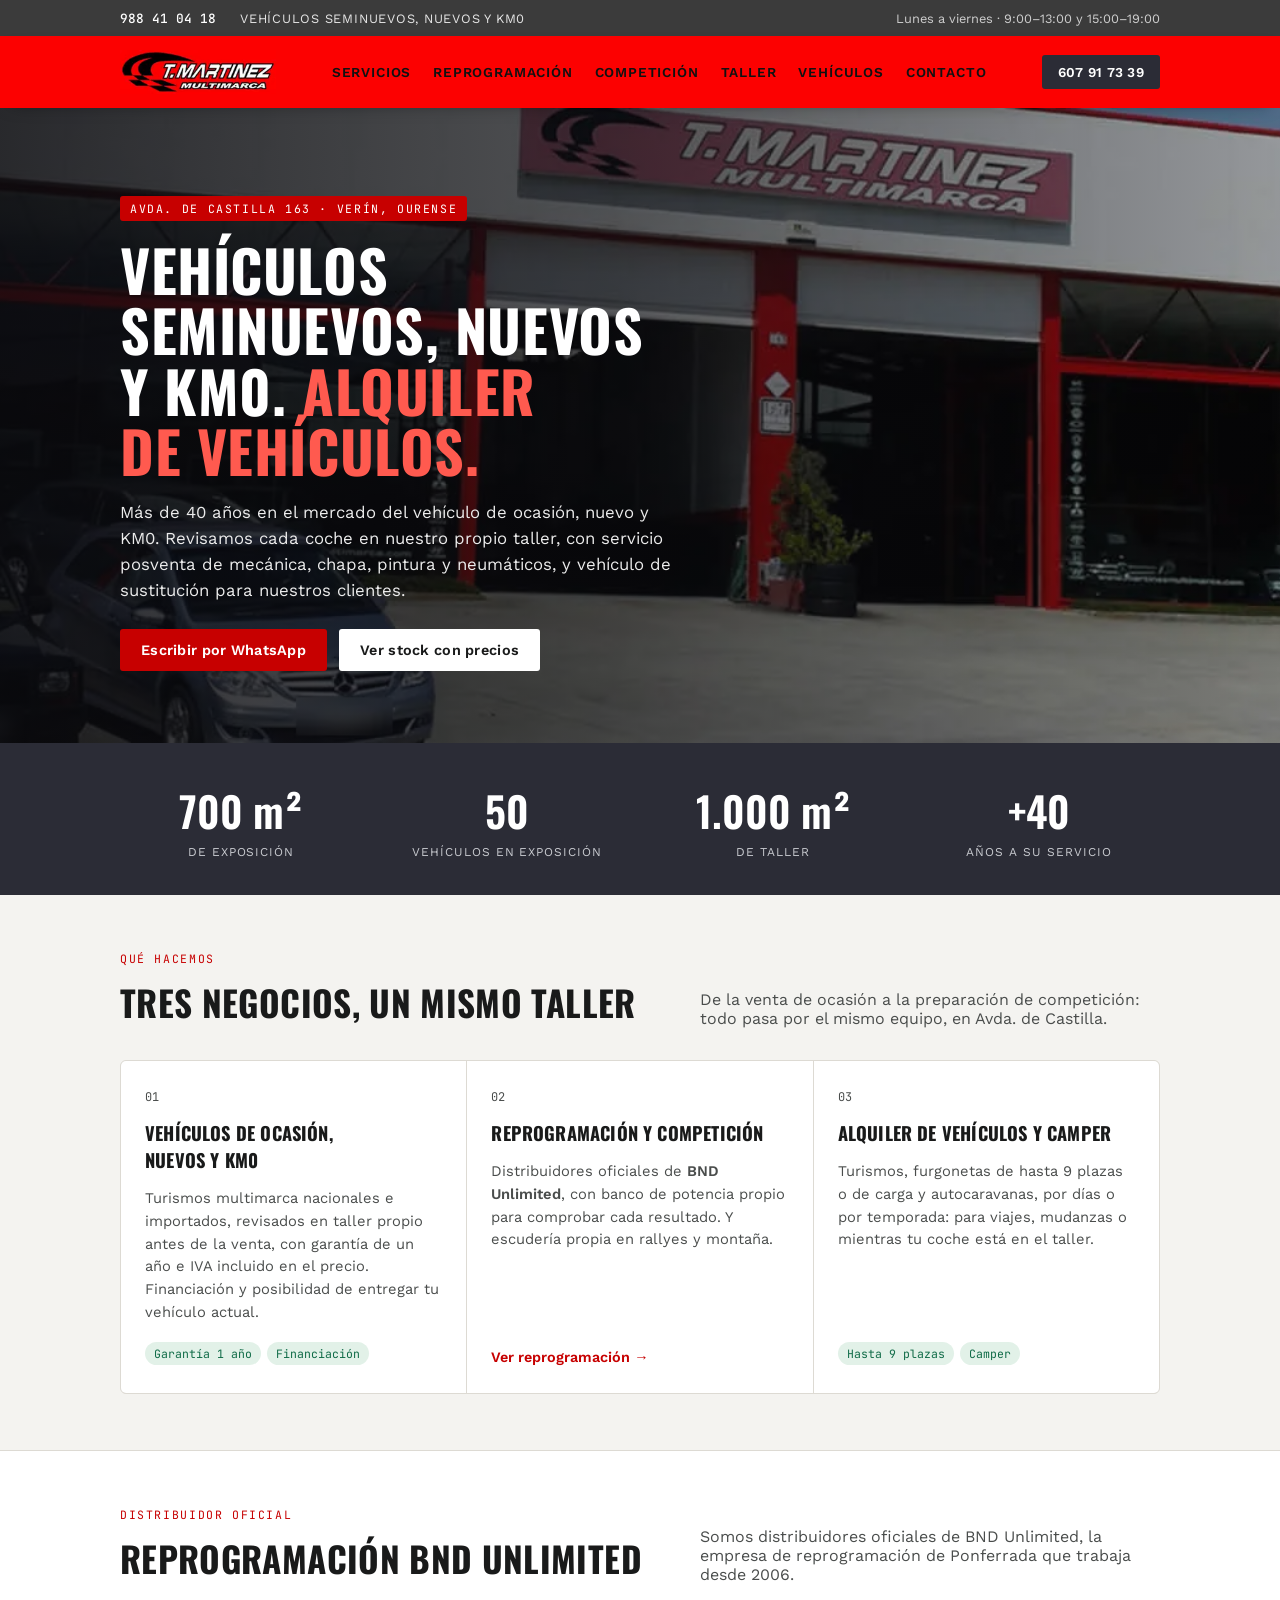
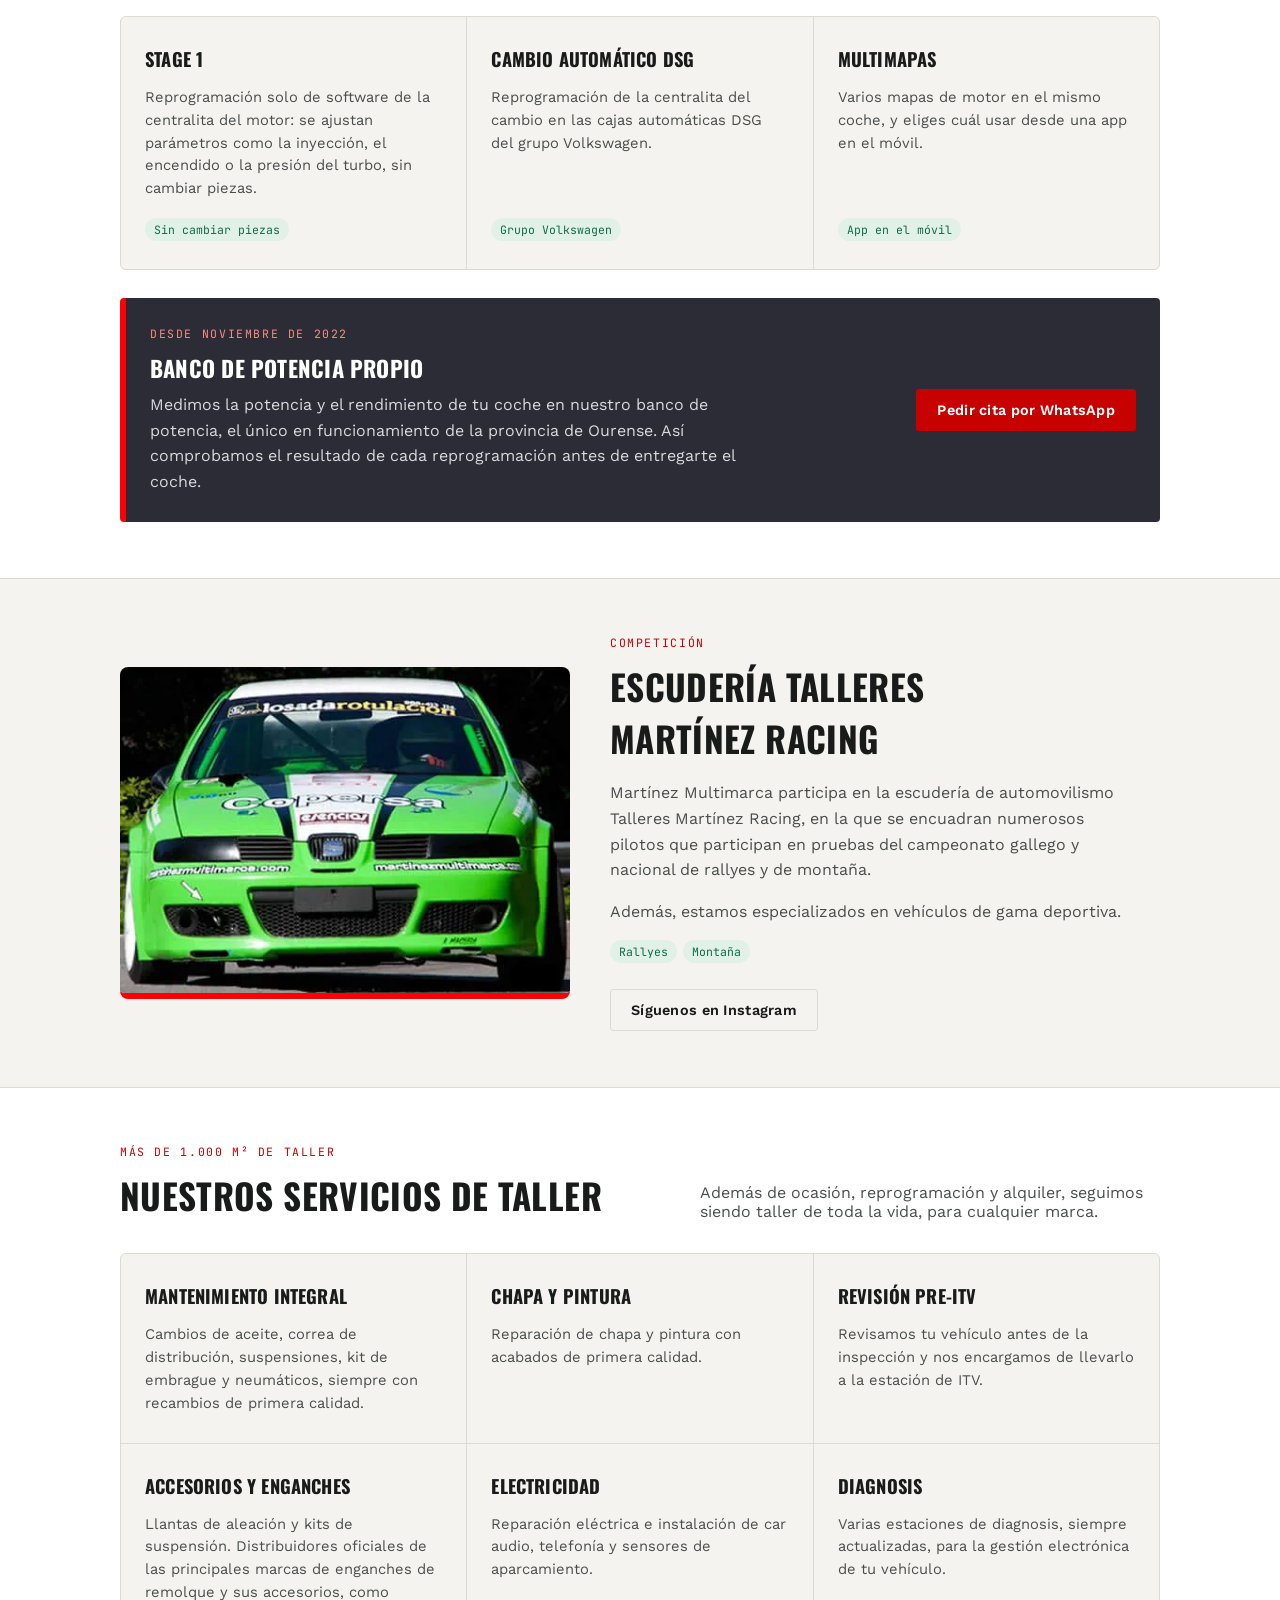
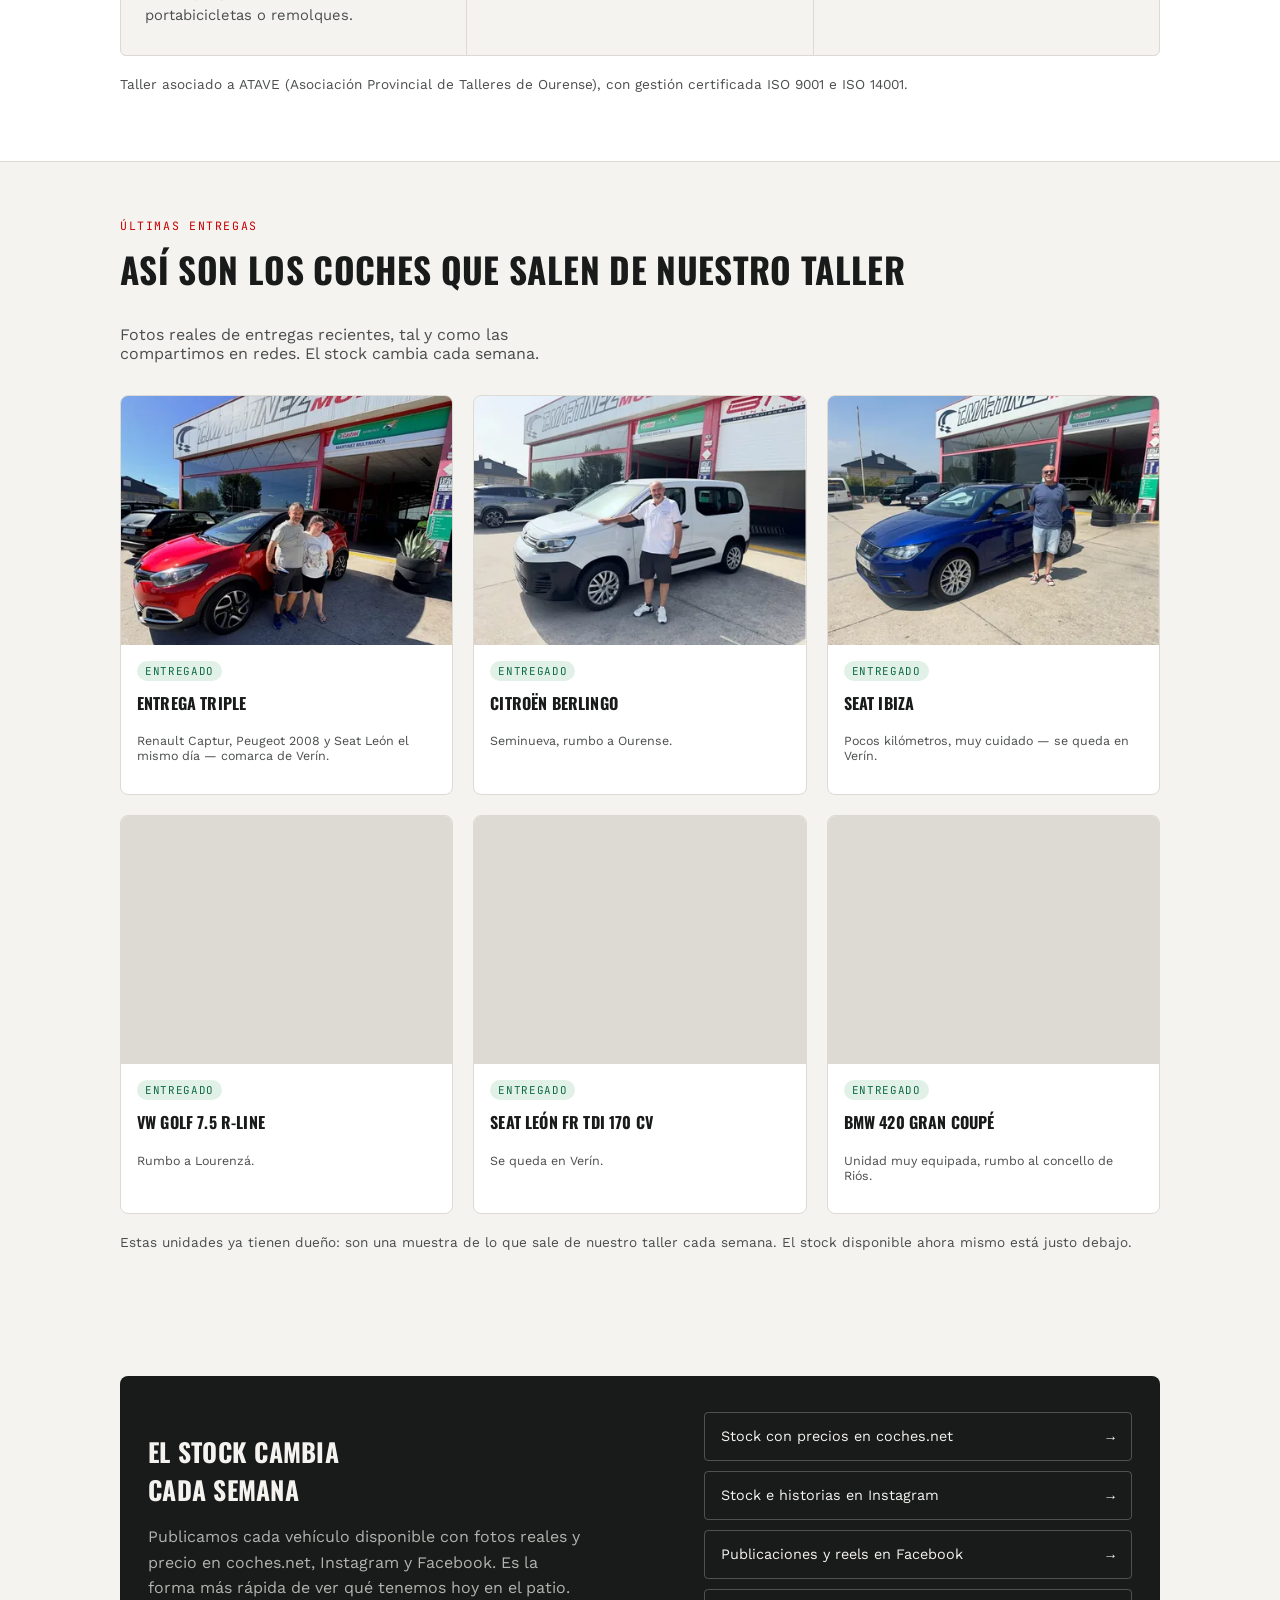
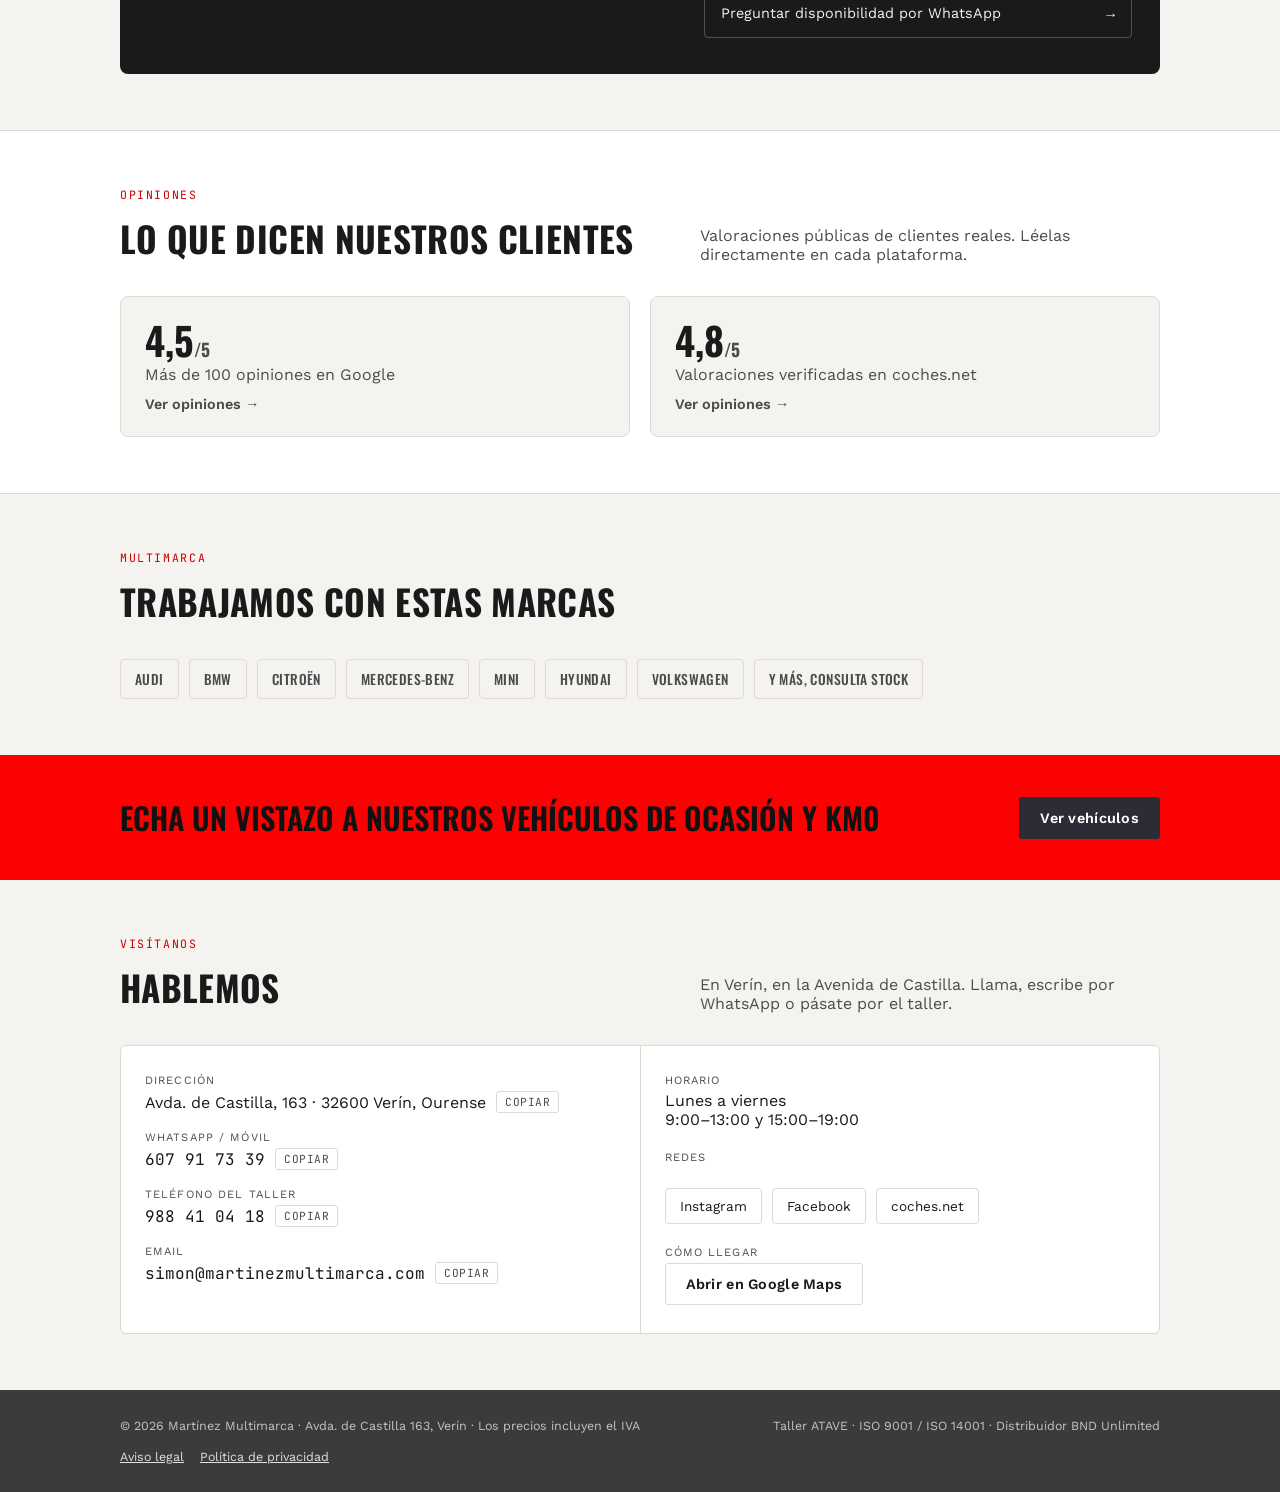
<file: index.html>
<!DOCTYPE html>
<html lang="es">
<head>
<meta charset="UTF-8">
<meta name="viewport" content="width=device-width, initial-scale=1, viewport-fit=cover">
<meta name="robots" content="noindex">
<meta http-equiv="Content-Security-Policy" content="default-src 'none'; script-src 'self'; style-src 'self'; img-src 'self'; font-src 'self'; manifest-src 'self'; connect-src 'self'; base-uri 'self'; form-action 'none'">
<meta name="referrer" content="strict-origin-when-cross-origin">
<title>Martínez Multimarca — Ocasión, reprogramación y alquiler en Verín</title>
<meta name="description" content="Más de 40 años en Verín: vehículos seminuevos, nuevos y KM0 con garantía, reprogramación BND Unlimited con banco de potencia propio, chapa y pintura, mecánica, y alquiler de vehículos y camper. Avda. de Castilla 163, Verín, Ourense.">
<link rel="canonical" href="https://juanito2003.github.io/multimarcamartinez/">
<meta property="og:type" content="website">
<meta property="og:locale" content="es_ES">
<meta property="og:site_name" content="T. Martínez Multimarca">
<meta property="og:title" content="Martínez Multimarca — Ocasión, reprogramación y alquiler en Verín">
<meta property="og:description" content="Coches de ocasión revisados en taller propio, reprogramación con banco de potencia, y alquiler de vehículos y camper en Verín (Ourense).">
<meta property="og:url" content="https://juanito2003.github.io/multimarcamartinez/">
<meta property="og:image" content="https://juanito2003.github.io/multimarcamartinez/images/og-image.jpg">
<meta property="og:image:width" content="1200">
<meta property="og:image:height" content="630">
<meta property="og:image:alt" content="Logo de T. Martínez Multimarca sobre la fachada del local en la Avenida de Castilla de Verín">
<meta name="twitter:card" content="summary_large_image">
<meta name="twitter:title" content="Martínez Multimarca — Ocasión, reprogramación y alquiler en Verín">
<meta name="twitter:description" content="Coches de ocasión revisados en taller propio, reprogramación con banco de potencia, y alquiler de vehículos y camper en Verín (Ourense).">
<meta name="twitter:image" content="https://juanito2003.github.io/multimarcamartinez/images/og-image.jpg">
<meta name="twitter:image:alt" content="Logo de T. Martínez Multimarca sobre la fachada del local en la Avenida de Castilla de Verín">
<meta name="theme-color" content="#b93a52">
<link rel="icon" href="favicon.ico" sizes="32x32">
<link rel="icon" href="favicon.svg" type="image/svg+xml">
<link rel="apple-touch-icon" href="apple-touch-icon.png">
<link rel="manifest" href="site.webmanifest">
<script type="application/ld+json">
{
  "@context": "https://schema.org",
  "@type": [
    "AutoRepair",
    "AutoDealer"
  ],
  "@id": "https://juanito2003.github.io/multimarcamartinez/#negocio",
  "name": "T. Martínez Multimarca",
  "url": "https://juanito2003.github.io/multimarcamartinez/",
  "logo": "https://juanito2003.github.io/multimarcamartinez/images/logo.png",
  "image": "https://juanito2003.github.io/multimarcamartinez/images/og-image.jpg",
  "description": "Taller multimarca y compraventa de vehículos de ocasión en Verín: reprogramación, preparación de competición, chapa y pintura, mecánica y alquiler de vehículos y camper.",
  "address": {
    "@type": "PostalAddress",
    "streetAddress": "Avda. de Castilla, 163",
    "postalCode": "32600",
    "addressLocality": "Verín",
    "addressRegion": "Ourense",
    "addressCountry": "ES"
  },
  "telephone": [
    "+34607917339",
    "+34988410418"
  ],
  "email": "simon@martinezmultimarca.com",
  "openingHours": [
    "Mo-Fr 09:00-13:00",
    "Mo-Fr 15:00-19:00"
  ],
  "sameAs": [
    "https://www.instagram.com/martinez_multimarca/",
    "https://www.facebook.com/tmartinezmultimarca/",
    "https://www.coches.net/concesionario/talleresmartinezmultimarca/"
  ]
}
</script>
<link rel="preload" href="fonts/oswald-latin.woff2" as="font" type="font/woff2" crossorigin>
<link rel="preload" href="fonts/work-sans-latin.woff2" as="font" type="font/woff2" crossorigin>
<link rel="preload" as="image" type="image/webp" imagesrcset="images/fachada-800.webp 800w, images/fachada-1200.webp 1200w, images/fachada-1920.webp 1920w" imagesizes="100vw" fetchpriority="high">
<script src="main.js?v=2026110302" defer></script>
<link rel="stylesheet" href="styles.css?v=2026110302">
</head>
<body>
<a class="skip-link" href="#main">Saltar al contenido</a>

<div class="topbar">
  <div class="wrap topbar-row">
    <a class="topbar-phone mono" href="tel:+34988410418">988&nbsp;41&nbsp;04&nbsp;18</a>
    <span class="topbar-tag">Vehículos seminuevos, nuevos y KM0</span>
    <span class="topbar-hours">Lunes a viernes · 9:00–13:00 y 15:00–19:00</span>
  </div>
</div>

<header class="site">
  <div class="wrap nav-row">
    <div class="brand"><picture><source srcset="images/logo.webp" type="image/webp"><img class="brand-logo" src="images/logo.png" width="256" height="72" alt="T. Martínez Multimarca"></picture></div>
    <nav class="links" id="site-nav" aria-label="Principal">
      <a href="#servicios">Servicios</a>
      <a href="#bnd">Reprogramación</a>
      <a href="#competicion">Competición</a>
      <a href="#taller">Taller</a>
      <a href="#vehiculos">Vehículos</a>
      <a href="#contacto">Contacto</a>
    </nav>
    <div class="nav-actions">
      <a class="call-btn" href="tel:+34607917339">607&nbsp;91&nbsp;73&nbsp;39</a>
      <button class="nav-toggle" type="button" aria-expanded="false" aria-controls="site-nav" aria-label="Menú"><span class="nav-toggle-bars"></span></button>
    </div>
  </div>
</header>

<main id="main" tabindex="-1">
  <section class="hero">
    <picture class="hero-bg">
      <source type="image/webp" srcset="images/fachada-800.webp 800w, images/fachada-1200.webp 1200w, images/fachada-1920.webp 1920w" sizes="100vw">
      <img src="images/fachada.jpg" width="1920" height="500" fetchpriority="high" alt="Fachada del local de T. Martínez Multimarca en la Avenida de Castilla de Verín, con la cristalera de marco rojo y coches de ocasión aparcados delante">
    </picture>
    <div class="wrap hero-inner">
      <span class="eyebrow">Avda. de Castilla 163 · Verín, Ourense</span>
      <h1>Vehículos seminuevos, nuevos y KM0. <span class="accent-word">Alquiler de vehículos.</span></h1>
      <p class="lede">Más de 40 años en el mercado del vehículo de ocasión, nuevo y KM0. Revisamos cada coche en nuestro propio taller, con servicio posventa de mecánica, chapa, pintura y neumáticos, y vehículo de sustitución para nuestros clientes.</p>
      <div class="hero-ctas">
        <a class="btn primary" href="https://wa.me/34607917339?text=Hola,%20os%20escribo%20desde%20la%20web" target="_blank" rel="noopener">Escribir por WhatsApp <span class="sr-only">(se abre en una pestaña nueva)</span></a>
        <a class="btn light" href="https://www.coches.net/concesionario/talleresmartinezmultimarca/" target="_blank" rel="noopener">Ver stock con precios <span class="sr-only">(en coches.net, se abre en una pestaña nueva)</span></a>
      </div>
    </div>
  </section>

  <section class="stats-band" aria-label="El negocio en cifras">
    <div class="wrap stats-grid">
      <div class="stat"><b>700&nbsp;m²</b><span>De exposición</span></div>
      <div class="stat"><b>50</b><span>Vehículos en exposición</span></div>
      <div class="stat"><b>1.000&nbsp;m²</b><span>De taller</span></div>
      <div class="stat"><b>+40</b><span>Años a su servicio</span></div>
    </div>
  </section>

  <section id="servicios">
    <div class="wrap">
      <div class="section-head">
        <div>
          <span class="tag">Qué hacemos</span>
          <h2>Tres negocios, un mismo taller</h2>
        </div>
        <p>De la venta de ocasión a la preparación de competición: todo pasa por el mismo equipo, en Avda. de Castilla.</p>
      </div>
      <div class="services">
        <article class="service" id="ocasion">
          <span class="num mono">01</span>
          <h3>Vehículos de ocasión, nuevos y KM0</h3>
          <p>Turismos multimarca nacionales e importados, revisados en taller propio antes de la venta, con garantía de un año e IVA incluido en el precio. Financiación y posibilidad de entregar tu vehículo actual.</p>
          <div class="chip-row">
            <span class="chip">Garantía 1 año</span>
            <span class="chip">Financiación</span>
          </div>
        </article>
        <article class="service" id="reprogramacion">
          <span class="num mono">02</span>
          <h3>Reprogramación y competición</h3>
          <p>Distribuidores oficiales de <strong>BND Unlimited</strong>, con banco de potencia propio para comprobar cada resultado. Y escudería propia en rallyes y montaña.</p>
          <a class="more-link" href="#bnd">Ver reprogramación <span aria-hidden="true">→</span></a>
        </article>
        <article class="service" id="alquiler">
          <span class="num mono">03</span>
          <h3>Alquiler de vehículos y camper</h3>
          <p>Turismos, furgonetas de hasta 9 plazas o de carga y autocaravanas, por días o por temporada: para viajes, mudanzas o mientras tu coche está en el taller.</p>
          <div class="chip-row">
            <span class="chip">Hasta 9 plazas</span>
            <span class="chip">Camper</span>
          </div>
        </article>
      </div>
    </div>
  </section>

  <section id="bnd" class="section-alt">
    <div class="wrap">
      <div class="section-head">
        <div>
          <span class="tag">Distribuidor oficial</span>
          <h2>Reprogramación BND Unlimited</h2>
        </div>
        <p>Somos distribuidores oficiales de BND Unlimited, la empresa de reprogramación de Ponferrada que trabaja desde 2006.</p>
      </div>
      <div class="services">
        <article class="service">
          <h3>Stage 1</h3>
          <p>Reprogramación solo de software de la centralita del motor: se ajustan parámetros como la inyección, el encendido o la presión del turbo, sin cambiar piezas.</p>
          <div class="chip-row">
            <span class="chip">Sin cambiar piezas</span>
          </div>
        </article>
        <article class="service">
          <h3>Cambio automático DSG</h3>
          <p>Reprogramación de la centralita del cambio en las cajas automáticas DSG del grupo Volkswagen.</p>
          <div class="chip-row">
            <span class="chip">Grupo Volkswagen</span>
          </div>
        </article>
        <article class="service">
          <h3>Multimapas</h3>
          <p>Varios mapas de motor en el mismo coche, y eliges cuál usar desde una app en el móvil.</p>
          <div class="chip-row">
            <span class="chip">App en el móvil</span>
          </div>
        </article>
      </div>

      <div class="dyno">
        <div>
          <span class="tag">Desde noviembre de 2022</span>
          <h3>Banco de potencia propio</h3>
          <p>Medimos la potencia y el rendimiento de tu coche en nuestro banco de potencia, el único en funcionamiento de la provincia de Ourense. Así comprobamos el resultado de cada reprogramación antes de entregarte el coche.</p>
        </div>
        <a class="btn primary" href="https://wa.me/34607917339?text=Hola,%20quer%C3%ADa%20informaci%C3%B3n%20sobre%20la%20reprogramaci%C3%B3n%20y%20el%20banco%20de%20potencia" target="_blank" rel="noopener">Pedir cita por WhatsApp <span class="sr-only">(se abre en una pestaña nueva)</span></a>
      </div>
    </div>
  </section>

  <section id="competicion">
    <div class="wrap race">
      <picture class="race-photo">
        <source srcset="images/rally.webp" type="image/webp">
        <img src="images/rally.jpg" width="478" height="346" loading="lazy" decoding="async" alt="Seat León de rally verde con la web martinezmultimarca.com rotulada en el parachoques">
      </picture>
      <div>
        <span class="tag">Competición</span>
        <h2>Escudería Talleres Martínez Racing</h2>
        <p>Martínez Multimarca participa en la escudería de automovilismo Talleres Martínez Racing, en la que se encuadran numerosos pilotos que participan en pruebas del campeonato gallego y nacional de rallyes y de montaña.</p>
        <p>Además, estamos especializados en vehículos de gama deportiva.</p>
        <div class="chip-row">
          <span class="chip">Rallyes</span>
          <span class="chip">Montaña</span>
        </div>
        <div class="hero-ctas">
          <a class="btn ghost" href="https://www.instagram.com/martinez_multimarca/" target="_blank" rel="noopener">Síguenos en Instagram <span class="sr-only">(se abre en una pestaña nueva)</span></a>
        </div>
      </div>
    </div>
  </section>

  <section id="taller" class="section-alt">
    <div class="wrap">
      <div class="section-head">
        <div>
          <span class="tag">Más de 1.000 m² de taller</span>
          <h2>Nuestros servicios de taller</h2>
        </div>
        <p>Además de ocasión, reprogramación y alquiler, seguimos siendo taller de toda la vida, para cualquier marca.</p>
      </div>
      <div class="services services-6">
        <article class="service">
          <h3>Mantenimiento integral</h3>
          <p>Cambios de aceite, correa de distribución, suspensiones, kit de embrague y neumáticos, siempre con recambios de primera calidad.</p>
        </article>
        <article class="service">
          <h3>Chapa y pintura</h3>
          <p>Reparación de chapa y pintura con acabados de primera calidad.</p>
        </article>
        <article class="service">
          <h3>Revisión pre-ITV</h3>
          <p>Revisamos tu vehículo antes de la inspección y nos encargamos de llevarlo a la estación de ITV.</p>
        </article>
        <article class="service">
          <h3>Accesorios y enganches</h3>
          <p>Llantas de aleación y kits de suspensión. Distribuidores oficiales de las principales marcas de enganches de remolque y sus accesorios, como portabicicletas o remolques.</p>
        </article>
        <article class="service">
          <h3>Electricidad</h3>
          <p>Reparación eléctrica e instalación de car audio, telefonía y sensores de aparcamiento.</p>
        </article>
        <article class="service">
          <h3>Diagnosis</h3>
          <p>Varias estaciones de diagnosis, siempre actualizadas, para la gestión electrónica de tu vehículo.</p>
        </article>
      </div>
      <p class="gallery-note">Taller asociado a ATAVE (Asociación Provincial de Talleres de Ourense), con gestión certificada ISO 9001 e ISO 14001.</p>
    </div>
  </section>

  <section id="vehiculos">
    <div class="wrap">
      <div class="section-head">
        <div>
          <span class="tag">Últimas entregas</span>
          <h2>Así son los coches que salen de nuestro taller</h2>
        </div>
        <p>Fotos reales de entregas recientes, tal y como las compartimos en redes. El stock cambia cada semana.</p>
      </div>
      <div class="gallery">
        <article class="car-card">
          <div class="photo"><picture><source type="image/webp" srcset="images/01-renault-peugeot-seat-400.webp 400w, images/01-renault-peugeot-seat-640.webp 640w" sizes="(min-width:1080px) 334px, (min-width:901px) calc((100vw - 80px) / 3), (min-width:601px) calc((100vw - 60px) / 2), calc(100vw - 40px)"><img src="images/01-renault-peugeot-seat.jpg" width="640" height="480" loading="lazy" decoding="async" alt="Renault Captur rojo frente al concesionario T. Martínez Multimarca, con una pareja sonriente al lado"></picture></div>
          <div class="info">
            <span class="badge">Entregado</span>
            <h3>Entrega triple</h3>
            <p class="dest">Renault Captur, Peugeot 2008 y Seat León el mismo día — comarca de Verín.</p>
          </div>
        </article>
        <article class="car-card">
          <div class="photo"><picture><source type="image/webp" srcset="images/02-citroen-berlingo-400.webp 400w, images/02-citroen-berlingo-640.webp 640w" sizes="(min-width:1080px) 334px, (min-width:901px) calc((100vw - 80px) / 3), (min-width:601px) calc((100vw - 60px) / 2), calc(100vw - 40px)"><img src="images/02-citroen-berlingo.jpg" width="640" height="480" loading="lazy" decoding="async" alt="Citroën Berlingo blanca frente al concesionario, con un hombre sonriente apoyado en ella"></picture></div>
          <div class="info">
            <span class="badge">Entregado</span>
            <h3>Citroën Berlingo</h3>
            <p class="dest">Seminueva, rumbo a Ourense.</p>
          </div>
        </article>
        <article class="car-card">
          <div class="photo"><picture><source type="image/webp" srcset="images/03-seat-ibiza-400.webp 400w, images/03-seat-ibiza-640.webp 640w" sizes="(min-width:1080px) 334px, (min-width:901px) calc((100vw - 80px) / 3), (min-width:601px) calc((100vw - 60px) / 2), calc(100vw - 40px)"><img src="images/03-seat-ibiza.jpg" width="640" height="480" loading="lazy" decoding="async" alt="Seat Ibiza azul frente al concesionario, con un cliente de pie junto al coche"></picture></div>
          <div class="info">
            <span class="badge">Entregado</span>
            <h3>Seat Ibiza</h3>
            <p class="dest">Pocos kilómetros, muy cuidado — se queda en Verín.</p>
          </div>
        </article>
        <article class="car-card">
          <div class="photo"><picture><source type="image/webp" srcset="images/04-vw-golf-400.webp 400w, images/04-vw-golf-640.webp 640w" sizes="(min-width:1080px) 334px, (min-width:901px) calc((100vw - 80px) / 3), (min-width:601px) calc((100vw - 60px) / 2), calc(100vw - 40px)"><img src="images/04-vw-golf.jpg" width="640" height="480" loading="lazy" decoding="async" alt="Volkswagen Golf blanco frente al concesionario, con un hombre sonriente apoyado en él"></picture></div>
          <div class="info">
            <span class="badge">Entregado</span>
            <h3>VW Golf 7.5 R-Line</h3>
            <p class="dest">Rumbo a Lourenzá.</p>
          </div>
        </article>
        <article class="car-card">
          <div class="photo"><picture><source type="image/webp" srcset="images/05-seat-leon-fr-400.webp 400w, images/05-seat-leon-fr-640.webp 640w" sizes="(min-width:1080px) 334px, (min-width:901px) calc((100vw - 80px) / 3), (min-width:601px) calc((100vw - 60px) / 2), calc(100vw - 40px)"><img src="images/05-seat-leon-fr.jpg" width="640" height="480" loading="lazy" decoding="async" alt="Seat León FR rojo frente al concesionario, con una clienta sonriente al lado"></picture></div>
          <div class="info">
            <span class="badge">Entregado</span>
            <h3>Seat León FR TDI 170 CV</h3>
            <p class="dest">Se queda en Verín.</p>
          </div>
        </article>
        <article class="car-card">
          <div class="photo"><picture><source type="image/webp" srcset="images/06-bmw-420-grand-coupe-400.webp 400w, images/06-bmw-420-grand-coupe-640.webp 640w" sizes="(min-width:1080px) 334px, (min-width:901px) calc((100vw - 80px) / 3), (min-width:601px) calc((100vw - 60px) / 2), calc(100vw - 40px)"><img src="images/06-bmw-420-grand-coupe.jpg" width="640" height="480" loading="lazy" decoding="async" alt="BMW Serie 4 Gran Coupé plateado frente a la entrada del concesionario, con un cliente apoyado en él"></picture></div>
          <div class="info">
            <span class="badge">Entregado</span>
            <h3>BMW 420 Gran Coupé</h3>
            <p class="dest">Unidad muy equipada, rumbo al concello de Riós.</p>
          </div>
        </article>
      </div>
      <p class="gallery-note">Estas unidades ya tienen dueño: son una muestra de lo que sale de nuestro taller cada semana. El stock disponible ahora mismo está justo debajo.</p>
    </div>
  </section>

  <section>
    <div class="wrap">
      <div class="stock">
        <div>
          <h2>El stock cambia cada semana</h2>
          <p>Publicamos cada vehículo disponible con fotos reales y precio en coches.net, Instagram y Facebook. Es la forma más rápida de ver qué tenemos hoy en el patio.</p>
        </div>
        <div class="stock-actions">
          <a class="stock-link" href="https://www.coches.net/concesionario/talleresmartinezmultimarca/" target="_blank" rel="noopener"><span>Stock con precios en coches.net <span class="sr-only">(se abre en una pestaña nueva)</span></span><span class="arrow mono" aria-hidden="true">→</span></a>
          <a class="stock-link" href="https://www.instagram.com/martinez_multimarca/" target="_blank" rel="noopener"><span>Stock e historias en Instagram <span class="sr-only">(se abre en una pestaña nueva)</span></span><span class="arrow mono" aria-hidden="true">→</span></a>
          <a class="stock-link" href="https://www.facebook.com/tmartinezmultimarca/" target="_blank" rel="noopener"><span>Publicaciones y reels en Facebook <span class="sr-only">(se abre en una pestaña nueva)</span></span><span class="arrow mono" aria-hidden="true">→</span></a>
          <a class="stock-link" href="https://wa.me/34607917339?text=Hola,%20os%20escribo%20desde%20la%20web" target="_blank" rel="noopener"><span>Preguntar disponibilidad por WhatsApp <span class="sr-only">(se abre en una pestaña nueva)</span></span><span class="arrow mono" aria-hidden="true">→</span></a>
        </div>
      </div>
    </div>
  </section>

  <section id="opiniones" class="section-alt">
    <div class="wrap">
      <div class="section-head">
        <div>
          <span class="tag">Opiniones</span>
          <h2>Lo que dicen nuestros clientes</h2>
        </div>
        <p>Valoraciones públicas de clientes reales. Léelas directamente en cada plataforma.</p>
      </div>
      <div class="reviews">
        <a class="review-card" href="https://www.google.com/maps/search/?api=1&amp;query=T.+Mart%C3%ADnez+Multimarca+Ver%C3%ADn" target="_blank" rel="noopener">
          <b>4,5<small>/5</small></b>
          <span>Más de 100 opiniones en Google</span>
          <span class="more-link">Ver opiniones <span aria-hidden="true">→</span><span class="sr-only">(se abre en una pestaña nueva)</span></span>
        </a>
        <a class="review-card" href="https://www.coches.net/concesionario/talleresmartinezmultimarca/opiniones/" target="_blank" rel="noopener">
          <b>4,8<small>/5</small></b>
          <span>Valoraciones verificadas en coches.net</span>
          <span class="more-link">Ver opiniones <span aria-hidden="true">→</span><span class="sr-only">(se abre en una pestaña nueva)</span></span>
        </a>
      </div>
    </div>
  </section>

  <section>
    <div class="wrap">
      <div class="section-head">
        <div>
          <span class="tag">Multimarca</span>
          <h2>Trabajamos con estas marcas</h2>
        </div>
      </div>
      <div class="brands">
        <span class="brand-pill">Audi</span>
        <span class="brand-pill">BMW</span>
        <span class="brand-pill">Citroën</span>
        <span class="brand-pill">Mercedes-Benz</span>
        <span class="brand-pill">MINI</span>
        <span class="brand-pill">Hyundai</span>
        <span class="brand-pill">Volkswagen</span>
        <span class="brand-pill">y más, consulta stock</span>
      </div>
    </div>
  </section>

  <section class="cta-band">
    <div class="wrap cta-row">
      <p>Echa un vistazo a nuestros vehículos de ocasión y KM0</p>
      <a class="btn dark" href="https://www.coches.net/concesionario/talleresmartinezmultimarca/" target="_blank" rel="noopener">Ver vehículos <span class="sr-only">(en coches.net, se abre en una pestaña nueva)</span></a>
    </div>
  </section>

  <section id="contacto">
    <div class="wrap">
      <div class="section-head">
        <div>
          <span class="tag">Visítanos</span>
          <h2>Hablemos</h2>
        </div>
        <p>En Verín, en la Avenida de Castilla. Llama, escribe por WhatsApp o pásate por el taller.</p>
      </div>
      <div class="contact-grid">
        <div class="contact-block">
          <div class="field">
            <span class="label">Dirección</span>
            <span class="value">Avda. de Castilla, 163 · 32600 Verín, Ourense
              <button class="copy-btn" type="button" data-copy="Avda. de Castilla, 163, 32600 Verín, Ourense" aria-label="Copiar dirección" data-done="Dirección copiada">Copiar</button>
            </span>
          </div>
          <div class="field">
            <span class="label">WhatsApp / Móvil</span>
            <span class="value mono"><a href="tel:+34607917339">607&nbsp;91&nbsp;73&nbsp;39</a>
              <button class="copy-btn" type="button" data-copy="607917339" aria-label="Copiar teléfono móvil y WhatsApp" data-done="Teléfono móvil copiado">Copiar</button>
            </span>
          </div>
          <div class="field">
            <span class="label">Teléfono del taller</span>
            <span class="value mono"><a href="tel:+34988410418">988&nbsp;41&nbsp;04&nbsp;18</a>
              <button class="copy-btn" type="button" data-copy="988410418" aria-label="Copiar teléfono del taller" data-done="Teléfono del taller copiado">Copiar</button>
            </span>
          </div>
          <div class="field">
            <span class="label">Email</span>
            <span class="value mono"><a href="mailto:simon@martinezmultimarca.com">simon@martinezmultimarca.com</a>
              <button class="copy-btn" type="button" data-copy="simon@martinezmultimarca.com" aria-label="Copiar email" data-done="Email copiado">Copiar</button>
            </span>
          </div>
        </div>
        <div class="contact-block">
          <div class="field">
            <span class="label">Horario</span>
            <span class="value">Lunes a viernes<br>9:00–13:00 y 15:00–19:00</span>
          </div>
          <div class="field field-spaced">
            <span class="label">Redes</span>
            <div class="social-row">
              <a href="https://www.instagram.com/martinez_multimarca/" target="_blank" rel="noopener">Instagram <span class="sr-only">(se abre en una pestaña nueva)</span></a>
              <a href="https://www.facebook.com/tmartinezmultimarca/" target="_blank" rel="noopener">Facebook <span class="sr-only">(se abre en una pestaña nueva)</span></a>
              <a href="https://www.coches.net/concesionario/talleresmartinezmultimarca/" target="_blank" rel="noopener">coches.net <span class="sr-only">(se abre en una pestaña nueva)</span></a>
            </div>
          </div>
          <div class="field field-spaced">
            <span class="label">Cómo llegar</span>
            <span class="value">
              <a class="btn ghost" href="https://www.google.com/maps/search/?api=1&amp;query=Avda.+de+Castilla+163+Ver%C3%ADn+Ourense" target="_blank" rel="noopener">Abrir en Google Maps <span class="sr-only">(se abre en una pestaña nueva)</span></a>
            </span>
          </div>
        </div>
      </div>
    </div>
  </section>
  <p class="sr-only" id="copy-status" aria-live="polite"></p>
</main>

<footer>
  <div class="wrap foot-row">
    <span>© <span id="year">2026</span> Martínez Multimarca · Avda. de Castilla 163, Verín · Los precios incluyen el IVA</span>
    <span>Taller ATAVE · ISO 9001 / ISO 14001 · Distribuidor BND Unlimited</span>
    <nav class="foot-links" aria-label="Información legal">
      <a href="aviso-legal.html">Aviso legal</a>
      <a href="privacidad.html">Política de privacidad</a>
    </nav>
  </div>
</footer>

<a class="wa-float" href="https://wa.me/34607917339?text=Hola,%20os%20escribo%20desde%20la%20web" target="_blank" rel="noopener" aria-label="Escribir por WhatsApp (se abre en una pestaña nueva)">
  <svg viewBox="0 0 24 24" aria-hidden="true" focusable="false"><path fill="currentColor" d="M12 2a10 10 0 0 0-8.6 15.1L2 22l5-1.3A10 10 0 1 0 12 2Zm0 18.2a8.2 8.2 0 0 1-4.2-1.1l-.3-.2-3 .8.8-2.9-.2-.3A8.2 8.2 0 1 1 12 20.2Zm4.5-6.1c-.2-.1-1.5-.7-1.7-.8-.2-.1-.4-.1-.6.1l-.8 1c-.1.2-.3.2-.5.1a6.7 6.7 0 0 1-3.3-2.9c-.2-.4.3-.4.8-1.3.1-.2 0-.3 0-.4l-.8-1.8c-.2-.5-.4-.4-.6-.4h-.5a1 1 0 0 0-.7.3 3 3 0 0 0-.9 2.2 5.2 5.2 0 0 0 1.1 2.8 11.9 11.9 0 0 0 4.6 4c1.7.7 2.3.8 3.2.7.5-.1 1.5-.6 1.7-1.2.2-.6.2-1.1.2-1.2-.1-.1-.2-.2-.4-.3Z"/></svg>
</a>
</body>
</html>
</file>
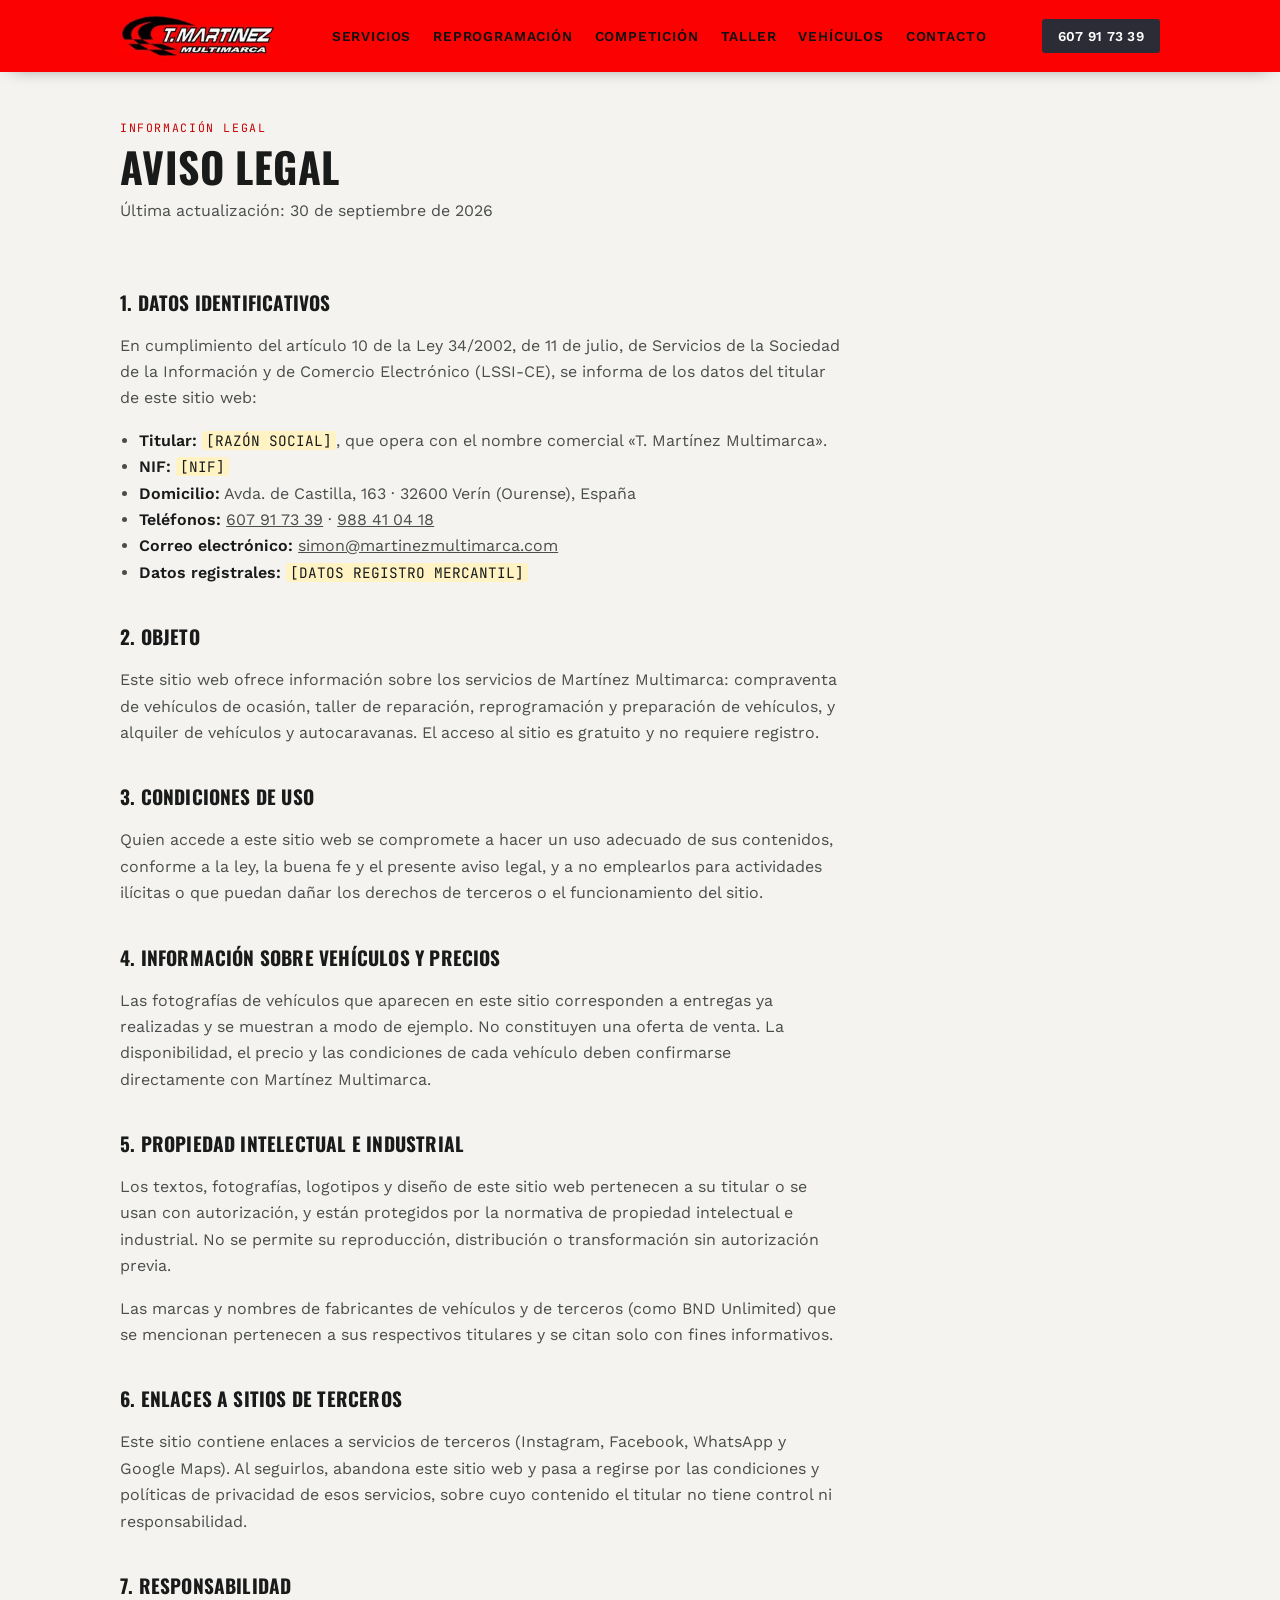
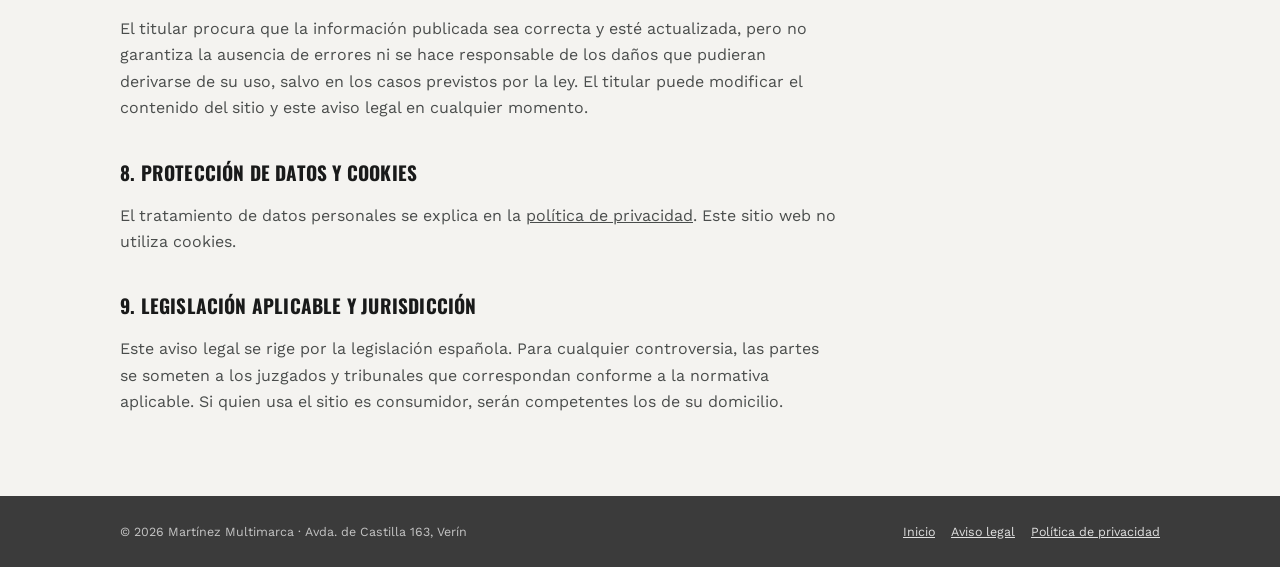
<file: aviso-legal.html>
<!DOCTYPE html>
<html lang="es">
<head>
<meta charset="UTF-8">
<meta name="viewport" content="width=device-width, initial-scale=1, viewport-fit=cover">
<meta name="robots" content="noindex">
<meta http-equiv="Content-Security-Policy" content="default-src 'none'; script-src 'self'; style-src 'self'; img-src 'self'; font-src 'self'; manifest-src 'self'; connect-src 'self'; base-uri 'self'; form-action 'none'">
<meta name="referrer" content="strict-origin-when-cross-origin">
<title>Aviso legal — Martínez Multimarca</title>
<meta name="description" content="Aviso legal del sitio web de Martínez Multimarca, taller y compraventa de vehículos en Verín (Ourense).">
<link rel="canonical" href="https://juanito2003.github.io/multimarcamartinez/aviso-legal.html">
<meta name="theme-color" content="#b93a52">
<link rel="icon" href="favicon.ico" sizes="32x32">
<link rel="icon" href="favicon.svg" type="image/svg+xml">
<link rel="apple-touch-icon" href="apple-touch-icon.png">
<link rel="manifest" href="site.webmanifest">
<link rel="preload" href="fonts/oswald-latin.woff2" as="font" type="font/woff2" crossorigin>
<link rel="preload" href="fonts/work-sans-latin.woff2" as="font" type="font/woff2" crossorigin>
<script src="main.js?v=2026110302" defer></script>
<link rel="stylesheet" href="styles.css?v=2026110302">
</head>
<body>
<a class="skip-link" href="#main">Saltar al contenido</a>

<header class="site">
  <div class="wrap nav-row">
    <a class="brand" href="./"><picture><source srcset="images/logo.webp" type="image/webp"><img class="brand-logo" src="images/logo.png" width="256" height="72" alt="T. Martínez Multimarca — ir al inicio"></picture></a>
    <nav class="links" id="site-nav" aria-label="Principal">
      <a href="./#servicios">Servicios</a>
      <a href="./#bnd">Reprogramación</a>
      <a href="./#competicion">Competición</a>
      <a href="./#taller">Taller</a>
      <a href="./#vehiculos">Vehículos</a>
      <a href="./#contacto">Contacto</a>
    </nav>
    <div class="nav-actions">
      <a class="call-btn" href="tel:+34607917339">607&nbsp;91&nbsp;73&nbsp;39</a>
      <button class="nav-toggle" type="button" aria-expanded="false" aria-controls="site-nav" aria-label="Menú"><span class="nav-toggle-bars"></span></button>
    </div>
  </div>
</header>

<main id="main" tabindex="-1">
  <div class="page-head">
    <div class="wrap">
      <span class="tag">Información legal</span>
      <h1>Aviso legal</h1>
      <p>Última actualización: 30 de septiembre de 2026</p>
    </div>
  </div>

  <div class="legal">
    <div class="wrap">
      <h2>1. Datos identificativos</h2>
      <p>En cumplimiento del artículo 10 de la Ley 34/2002, de 11 de julio, de Servicios de la Sociedad de la Información y de Comercio Electrónico (LSSI-CE), se informa de los datos del titular de este sitio web:</p>
      <ul>
        <li><strong>Titular:</strong> <span class="placeholder">[RAZÓN SOCIAL]</span>, que opera con el nombre comercial «T. Martínez Multimarca».</li>
        <li><strong>NIF:</strong> <span class="placeholder">[NIF]</span></li>
        <li><strong>Domicilio:</strong> Avda. de Castilla, 163 · 32600 Verín (Ourense), España</li>
        <li><strong>Teléfonos:</strong> <a href="tel:+34607917339">607&nbsp;91&nbsp;73&nbsp;39</a> · <a href="tel:+34988410418">988&nbsp;41&nbsp;04&nbsp;18</a></li>
        <li><strong>Correo electrónico:</strong> <a href="mailto:simon@martinezmultimarca.com">simon@martinezmultimarca.com</a></li>
        <li><strong>Datos registrales:</strong> <span class="placeholder">[DATOS REGISTRO MERCANTIL]</span></li>
      </ul>

      <h2>2. Objeto</h2>
      <p>Este sitio web ofrece información sobre los servicios de Martínez Multimarca: compraventa de vehículos de ocasión, taller de reparación, reprogramación y preparación de vehículos, y alquiler de vehículos y autocaravanas. El acceso al sitio es gratuito y no requiere registro.</p>

      <h2>3. Condiciones de uso</h2>
      <p>Quien accede a este sitio web se compromete a hacer un uso adecuado de sus contenidos, conforme a la ley, la buena fe y el presente aviso legal, y a no emplearlos para actividades ilícitas o que puedan dañar los derechos de terceros o el funcionamiento del sitio.</p>

      <h2>4. Información sobre vehículos y precios</h2>
      <p>Las fotografías de vehículos que aparecen en este sitio corresponden a entregas ya realizadas y se muestran a modo de ejemplo. No constituyen una oferta de venta. La disponibilidad, el precio y las condiciones de cada vehículo deben confirmarse directamente con Martínez Multimarca.</p>

      <h2>5. Propiedad intelectual e industrial</h2>
      <p>Los textos, fotografías, logotipos y diseño de este sitio web pertenecen a su titular o se usan con autorización, y están protegidos por la normativa de propiedad intelectual e industrial. No se permite su reproducción, distribución o transformación sin autorización previa.</p>
      <p>Las marcas y nombres de fabricantes de vehículos y de terceros (como BND Unlimited) que se mencionan pertenecen a sus respectivos titulares y se citan solo con fines informativos.</p>

      <h2>6. Enlaces a sitios de terceros</h2>
      <p>Este sitio contiene enlaces a servicios de terceros (Instagram, Facebook, WhatsApp y Google Maps). Al seguirlos, abandona este sitio web y pasa a regirse por las condiciones y políticas de privacidad de esos servicios, sobre cuyo contenido el titular no tiene control ni responsabilidad.</p>

      <h2>7. Responsabilidad</h2>
      <p>El titular procura que la información publicada sea correcta y esté actualizada, pero no garantiza la ausencia de errores ni se hace responsable de los daños que pudieran derivarse de su uso, salvo en los casos previstos por la ley. El titular puede modificar el contenido del sitio y este aviso legal en cualquier momento.</p>

      <h2>8. Protección de datos y cookies</h2>
      <p>El tratamiento de datos personales se explica en la <a href="privacidad.html">política de privacidad</a>. Este sitio web no utiliza cookies.</p>

      <h2>9. Legislación aplicable y jurisdicción</h2>
      <p>Este aviso legal se rige por la legislación española. Para cualquier controversia, las partes se someten a los juzgados y tribunales que correspondan conforme a la normativa aplicable. Si quien usa el sitio es consumidor, serán competentes los de su domicilio.</p>
    </div>
  </div>
</main>

<footer>
  <div class="wrap foot-row">
    <span>© <span id="year">2026</span> Martínez Multimarca · Avda. de Castilla 163, Verín</span>
    <nav class="foot-links" aria-label="Información legal">
      <a href="./">Inicio</a>
      <a href="aviso-legal.html" aria-current="page">Aviso legal</a>
      <a href="privacidad.html">Política de privacidad</a>
    </nav>
  </div>
</footer>

</body>
</html>
</file>
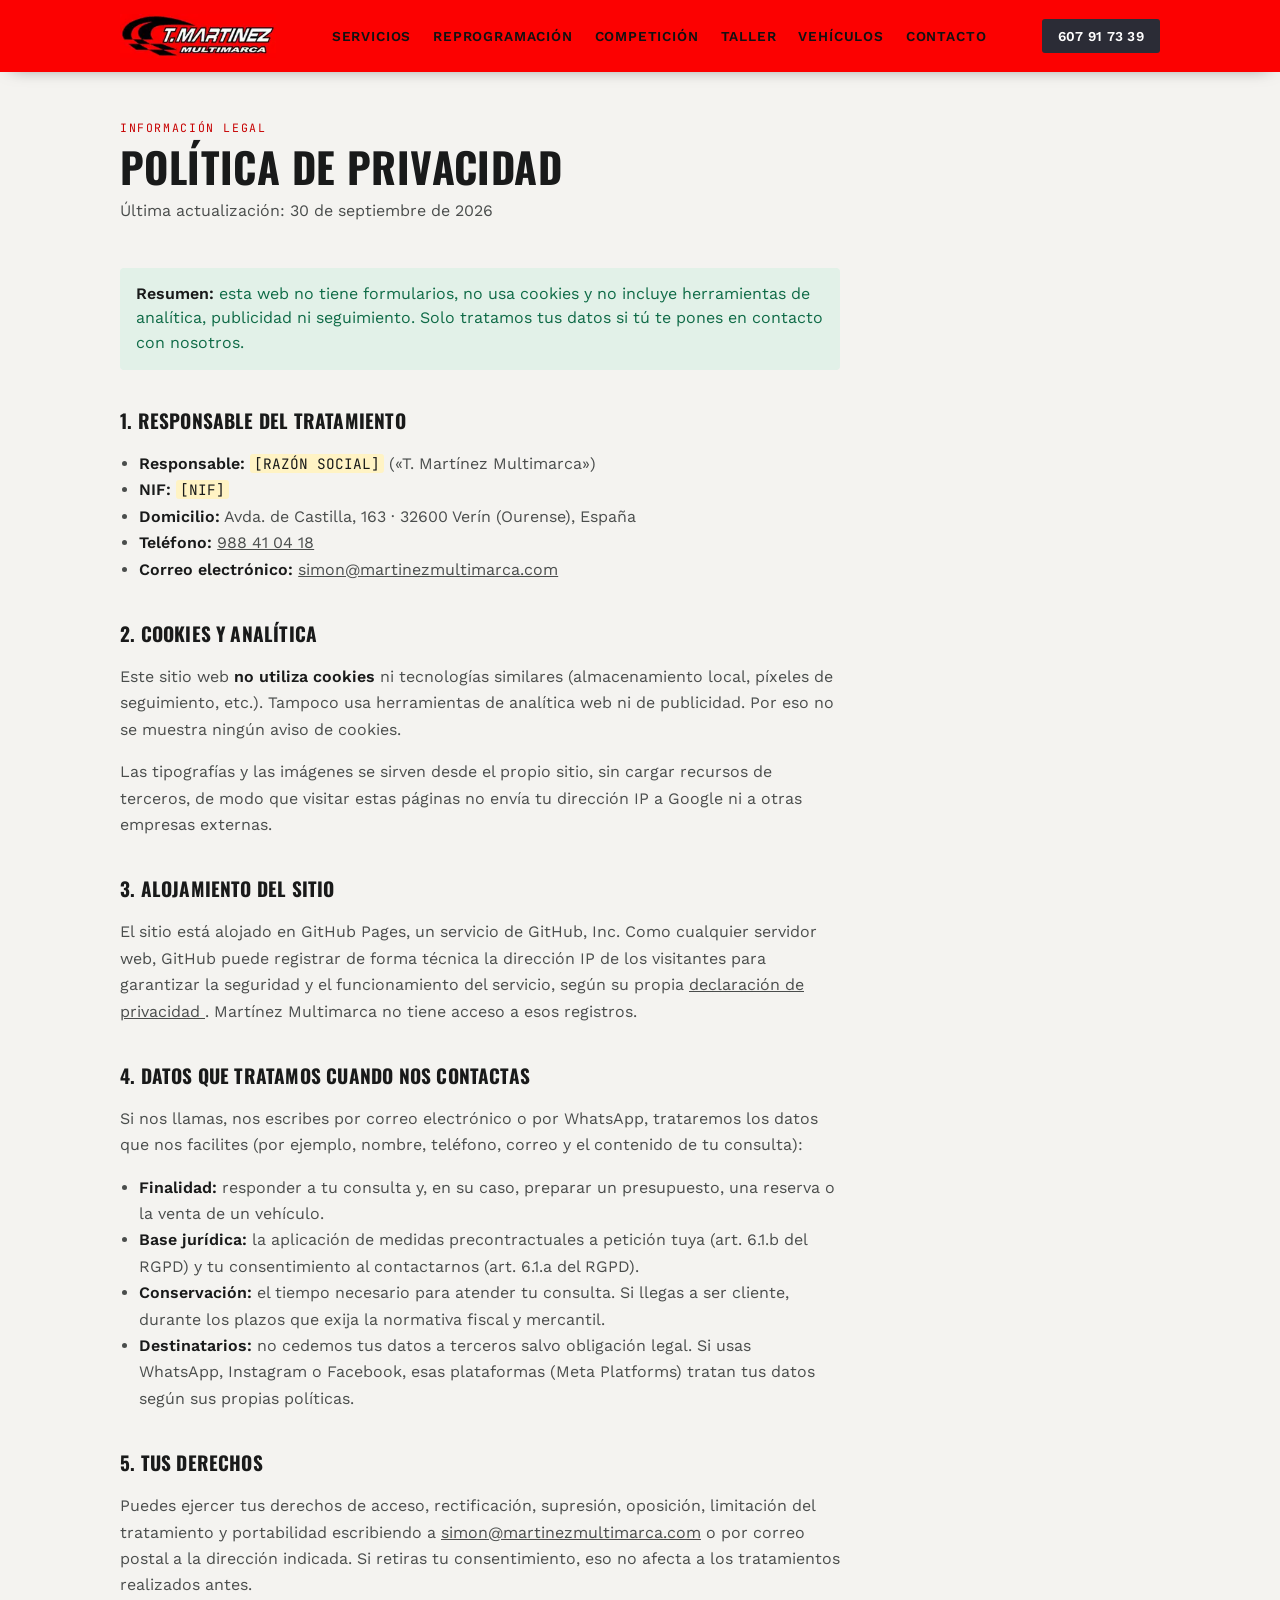
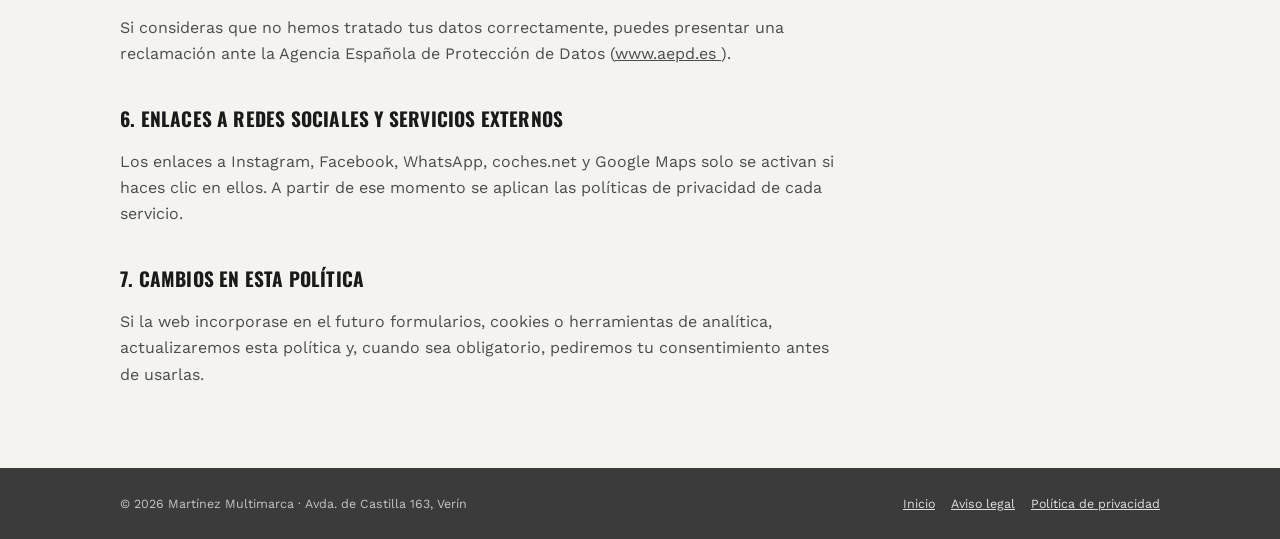
<file: privacidad.html>
<!DOCTYPE html>
<html lang="es">
<head>
<meta charset="UTF-8">
<meta name="viewport" content="width=device-width, initial-scale=1, viewport-fit=cover">
<meta name="robots" content="noindex">
<meta http-equiv="Content-Security-Policy" content="default-src 'none'; script-src 'self'; style-src 'self'; img-src 'self'; font-src 'self'; manifest-src 'self'; connect-src 'self'; base-uri 'self'; form-action 'none'">
<meta name="referrer" content="strict-origin-when-cross-origin">
<title>Política de privacidad — Martínez Multimarca</title>
<meta name="description" content="Política de privacidad del sitio web de Martínez Multimarca. La web no usa cookies ni herramientas de analítica.">
<link rel="canonical" href="https://juanito2003.github.io/multimarcamartinez/privacidad.html">
<meta name="theme-color" content="#b93a52">
<link rel="icon" href="favicon.ico" sizes="32x32">
<link rel="icon" href="favicon.svg" type="image/svg+xml">
<link rel="apple-touch-icon" href="apple-touch-icon.png">
<link rel="manifest" href="site.webmanifest">
<link rel="preload" href="fonts/oswald-latin.woff2" as="font" type="font/woff2" crossorigin>
<link rel="preload" href="fonts/work-sans-latin.woff2" as="font" type="font/woff2" crossorigin>
<script src="main.js?v=2026110302" defer></script>
<link rel="stylesheet" href="styles.css?v=2026110302">
</head>
<body>
<a class="skip-link" href="#main">Saltar al contenido</a>

<header class="site">
  <div class="wrap nav-row">
    <a class="brand" href="./"><picture><source srcset="images/logo.webp" type="image/webp"><img class="brand-logo" src="images/logo.png" width="256" height="72" alt="T. Martínez Multimarca — ir al inicio"></picture></a>
    <nav class="links" id="site-nav" aria-label="Principal">
      <a href="./#servicios">Servicios</a>
      <a href="./#bnd">Reprogramación</a>
      <a href="./#competicion">Competición</a>
      <a href="./#taller">Taller</a>
      <a href="./#vehiculos">Vehículos</a>
      <a href="./#contacto">Contacto</a>
    </nav>
    <div class="nav-actions">
      <a class="call-btn" href="tel:+34607917339">607&nbsp;91&nbsp;73&nbsp;39</a>
      <button class="nav-toggle" type="button" aria-expanded="false" aria-controls="site-nav" aria-label="Menú"><span class="nav-toggle-bars"></span></button>
    </div>
  </div>
</header>

<main id="main" tabindex="-1">
  <div class="page-head">
    <div class="wrap">
      <span class="tag">Información legal</span>
      <h1>Política de privacidad</h1>
      <p>Última actualización: 30 de septiembre de 2026</p>
    </div>
  </div>

  <div class="legal">
    <div class="wrap">
      <p class="notice"><strong>Resumen:</strong> esta web no tiene formularios, no usa cookies y no incluye herramientas de analítica, publicidad ni seguimiento. Solo tratamos tus datos si tú te pones en contacto con nosotros.</p>

      <h2>1. Responsable del tratamiento</h2>
      <ul>
        <li><strong>Responsable:</strong> <span class="placeholder">[RAZÓN SOCIAL]</span> («T. Martínez Multimarca»)</li>
        <li><strong>NIF:</strong> <span class="placeholder">[NIF]</span></li>
        <li><strong>Domicilio:</strong> Avda. de Castilla, 163 · 32600 Verín (Ourense), España</li>
        <li><strong>Teléfono:</strong> <a href="tel:+34988410418">988&nbsp;41&nbsp;04&nbsp;18</a></li>
        <li><strong>Correo electrónico:</strong> <a href="mailto:simon@martinezmultimarca.com">simon@martinezmultimarca.com</a></li>
      </ul>

      <h2>2. Cookies y analítica</h2>
      <p>Este sitio web <strong>no utiliza cookies</strong> ni tecnologías similares (almacenamiento local, píxeles de seguimiento, etc.). Tampoco usa herramientas de analítica web ni de publicidad. Por eso no se muestra ningún aviso de cookies.</p>
      <p>Las tipografías y las imágenes se sirven desde el propio sitio, sin cargar recursos de terceros, de modo que visitar estas páginas no envía tu dirección IP a Google ni a otras empresas externas.</p>

      <h2>3. Alojamiento del sitio</h2>
      <p>El sitio está alojado en GitHub Pages, un servicio de GitHub, Inc. Como cualquier servidor web, GitHub puede registrar de forma técnica la dirección IP de los visitantes para garantizar la seguridad y el funcionamiento del servicio, según su propia <a href="https://docs.github.com/es/site-policy/privacy-policies/github-general-privacy-statement" target="_blank" rel="noopener">declaración de privacidad <span class="sr-only">(se abre en una pestaña nueva)</span></a>. Martínez Multimarca no tiene acceso a esos registros.</p>

      <h2>4. Datos que tratamos cuando nos contactas</h2>
      <p>Si nos llamas, nos escribes por correo electrónico o por WhatsApp, trataremos los datos que nos facilites (por ejemplo, nombre, teléfono, correo y el contenido de tu consulta):</p>
      <ul>
        <li><strong>Finalidad:</strong> responder a tu consulta y, en su caso, preparar un presupuesto, una reserva o la venta de un vehículo.</li>
        <li><strong>Base jurídica:</strong> la aplicación de medidas precontractuales a petición tuya (art. 6.1.b del RGPD) y tu consentimiento al contactarnos (art. 6.1.a del RGPD).</li>
        <li><strong>Conservación:</strong> el tiempo necesario para atender tu consulta. Si llegas a ser cliente, durante los plazos que exija la normativa fiscal y mercantil.</li>
        <li><strong>Destinatarios:</strong> no cedemos tus datos a terceros salvo obligación legal. Si usas WhatsApp, Instagram o Facebook, esas plataformas (Meta Platforms) tratan tus datos según sus propias políticas.</li>
      </ul>

      <h2>5. Tus derechos</h2>
      <p>Puedes ejercer tus derechos de acceso, rectificación, supresión, oposición, limitación del tratamiento y portabilidad escribiendo a <a href="mailto:simon@martinezmultimarca.com">simon@martinezmultimarca.com</a> o por correo postal a la dirección indicada. Si retiras tu consentimiento, eso no afecta a los tratamientos realizados antes.</p>
      <p>Si consideras que no hemos tratado tus datos correctamente, puedes presentar una reclamación ante la Agencia Española de Protección de Datos (<a href="https://www.aepd.es/" target="_blank" rel="noopener">www.aepd.es <span class="sr-only">(se abre en una pestaña nueva)</span></a>).</p>

      <h2>6. Enlaces a redes sociales y servicios externos</h2>
      <p>Los enlaces a Instagram, Facebook, WhatsApp, coches.net y Google Maps solo se activan si haces clic en ellos. A partir de ese momento se aplican las políticas de privacidad de cada servicio.</p>

      <h2>7. Cambios en esta política</h2>
      <p>Si la web incorporase en el futuro formularios, cookies o herramientas de analítica, actualizaremos esta política y, cuando sea obligatorio, pediremos tu consentimiento antes de usarlas.</p>
    </div>
  </div>
</main>

<footer>
  <div class="wrap foot-row">
    <span>© <span id="year">2026</span> Martínez Multimarca · Avda. de Castilla 163, Verín</span>
    <nav class="foot-links" aria-label="Información legal">
      <a href="./">Inicio</a>
      <a href="aviso-legal.html">Aviso legal</a>
      <a href="privacidad.html" aria-current="page">Política de privacidad</a>
    </nav>
  </div>
</footer>

</body>
</html>
</file>
<file: styles.css>
@font-face{
  font-family:"Oswald";
  src:url("fonts/oswald-latin.woff2") format("woff2");
  font-weight:500 700;
  font-style:normal;
  font-display:swap;
  unicode-range:U+0000-00FF,U+0131,U+0152-0153,U+02BB-02BC,U+02C6,U+02DA,U+02DC,U+0304,U+0308,U+0329,U+2000-206F,U+20AC,U+2122,U+2191,U+2193,U+2212,U+2215,U+FEFF,U+FFFD;
}
@font-face{
  font-family:"Work Sans";
  src:url("fonts/work-sans-latin.woff2") format("woff2");
  font-weight:400 600;
  font-style:normal;
  font-display:swap;
  unicode-range:U+0000-00FF,U+0131,U+0152-0153,U+02BB-02BC,U+02C6,U+02DA,U+02DC,U+0304,U+0308,U+0329,U+2000-206F,U+20AC,U+2122,U+2191,U+2193,U+2212,U+2215,U+FEFF,U+FFFD;
}
@font-face{
  font-family:"JetBrains Mono";
  src:url("fonts/jetbrains-mono-latin.woff2") format("woff2");
  font-weight:400 500;
  font-style:normal;
  font-display:swap;
  unicode-range:U+0000-00FF,U+0131,U+0152-0153,U+02BB-02BC,U+02C6,U+02DA,U+02DC,U+0304,U+0308,U+0329,U+2000-206F,U+20AC,U+2122,U+2191,U+2193,U+2212,U+2215,U+FEFF,U+FFFD;
}

:root{
  --ink:#191a1a;
  --ink-soft:#4a4d4c;
  --paper:#f4f3f0;
  --paper-raised:#ffffff;
  --line:#dddad3;
  /* rojo del logo y de la web antigua (cabecera y franjas) */
  --brand-red:#fc0101;
  /* rojo para textos y botones sobre fondo claro (contraste AA) */
  --accent:#c70000;
  --accent-ink:#ffffff;
  /* grises oscuros de la web antigua: franja de cifras y pie */
  --dark:#2b2c36;
  --dark-2:#3b3b3b;
  --moss:#0f6b47;
  --moss-soft:#e2f1e8;
  --sky:#5b7fc4;
  --focus:#191a1a;
  color-scheme:light;
}

*{box-sizing:border-box;}
html,body{margin:0;padding:0;}
body{
  background:var(--paper);
  color:var(--ink);
  font-family:"Work Sans",-apple-system,BlinkMacSystemFont,"Segoe UI",sans-serif;
}
a{color:inherit;}
img,svg{max-width:100%;display:block;}
h1,h2,h3{
  font-family:"Oswald",Impact,"Arial Narrow",sans-serif;
  text-transform:uppercase;
  letter-spacing:.01em;
  text-wrap:balance;
  margin:0;
}
.mono{
  font-family:"JetBrains Mono","SFMono-Regular",Consolas,monospace;
  font-variant-numeric:tabular-nums;
}
.wrap{
  max-width:1080px;
  margin-inline:auto;
  padding-inline:20px;
}
:focus-visible{outline:3px solid var(--focus);outline-offset:3px;}

/* franja superior oscura, como en la web antigua */
.topbar{
  background:var(--dark-2);
  color:#e6e6e6;
  font-size:.8rem;
}
.topbar-row{
  display:flex;
  align-items:center;
  gap:24px;
  min-height:36px;
  flex-wrap:wrap;
}
.topbar-phone{color:#fff;text-decoration:none;font-weight:500;}
.topbar-phone:hover{text-decoration:underline;}
.topbar-tag{text-transform:uppercase;letter-spacing:.06em;}
.topbar-hours{margin-left:auto;color:#cfcfcf;}
@media (max-width:420px){
  .topbar-tag{display:none;}
}
@media (max-width:760px){
  .topbar-hours{display:none;}
  .topbar-row{gap:14px;}
}
.topbar :focus-visible{outline-color:#fff;}

header.site{
  position:sticky;
  top:0;
  z-index:20;
  background:var(--brand-red);
  box-shadow:0 6px 18px -12px rgba(0,0,0,.6);
}
.nav-row{
  display:flex;
  align-items:center;
  justify-content:space-between;
  gap:16px;
  padding-block:14px;
}
.brand{
  display:flex;
  align-items:center;
  gap:8px;
}
.brand-logo{
  height:44px;
  width:auto;
  display:block;
}
nav.links{
  display:flex;
  gap:22px;
  font-size:.85rem;
  text-transform:uppercase;
  letter-spacing:.06em;
}
nav.links a{text-decoration:none;color:#111;font-weight:600;}
nav.links a:hover{text-decoration:underline;text-underline-offset:4px;}
.call-btn{
  display:inline-flex;
  align-items:center;
  gap:8px;
  background:var(--dark);
  color:#fff;
  padding:9px 16px;
  border-radius:3px;
  font-size:.85rem;
  font-weight:600;
  text-decoration:none;
  letter-spacing:.02em;
  white-space:nowrap;
}
.nav-actions{
  display:flex;
  align-items:center;
  gap:10px;
}
.nav-toggle{
  display:none;
  align-items:center;
  justify-content:center;
  width:44px;
  height:44px;
  padding:0;
  border:1px solid rgba(0,0,0,.45);
  border-radius:3px;
  background:transparent;
  color:#111;
  cursor:pointer;
}
.nav-toggle-bars,
.nav-toggle-bars::before,
.nav-toggle-bars::after{
  display:block;
  width:20px;
  height:2px;
  background:currentColor;
  border-radius:1px;
}
.nav-toggle-bars{position:relative;}
.nav-toggle-bars::before,
.nav-toggle-bars::after{content:"";position:absolute;left:0;}
.nav-toggle-bars::before{top:-6px;}
.nav-toggle-bars::after{top:6px;}
.nav-toggle[aria-expanded="true"] .nav-toggle-bars{background:transparent;}
.nav-toggle[aria-expanded="true"] .nav-toggle-bars::before{top:0;transform:rotate(45deg);}
.nav-toggle[aria-expanded="true"] .nav-toggle-bars::after{top:0;transform:rotate(-45deg);}
/* sin JS: el menú se muestra como una fila bajo la cabecera */
@media (max-width:760px){
  .nav-row{flex-wrap:wrap;row-gap:10px;}
  nav.links{order:3;width:100%;gap:18px;overflow-x:auto;}
}
/* con JS: menú hamburguesa desplegable */
@media (max-width:760px) and (scripting:enabled){
  .nav-row{flex-wrap:nowrap;}
  .nav-toggle{display:inline-flex;}
  nav.links{
    display:none;
    position:absolute;
    top:100%;
    left:0;
    right:0;
    flex-direction:column;
    gap:0;
    padding:4px 20px 12px;
    background:var(--brand-red);
    border-bottom:1px solid rgba(0,0,0,.25);
    box-shadow:0 14px 24px -18px rgba(20,15,10,.4);
  }
  nav.links.is-open{display:flex;}
  nav.links a{padding:12px 0;border-bottom:1px solid rgba(0,0,0,.2);}
  nav.links a:last-child{border-bottom:0;}
}
section[id],article[id]{scroll-margin-top:84px;}
.section-alt{background:var(--paper-raised);border-block:1px solid var(--line);}

/* hero: foto de la fachada a todo el ancho, como la web antigua */
.hero{
  position:relative;
  isolation:isolate;
  color:#fff;
  padding-block:88px 72px;
  min-height:min(560px, 78vh);
  display:flex;
  align-items:center;
  overflow:hidden;
}
.hero-bg,
.hero-bg img{
  position:absolute;
  inset:0;
  width:100%;
  height:100%;
}
.hero-bg{z-index:-2;}
.hero-bg img{object-fit:cover;object-position:58% 40%;}
.hero::before{
  content:"";
  position:absolute;
  inset:0;
  z-index:-1;
  background:linear-gradient(90deg, rgba(10,10,14,.86) 0%, rgba(10,10,14,.68) 48%, rgba(10,10,14,.35) 100%);
}
@media (max-width:760px){
  .hero{padding-block:56px 48px;}
  .hero::before{background:rgba(10,10,14,.72);}
}
.hero-inner{width:100%;}
.eyebrow{
  display:inline-flex;
  align-items:center;
  gap:8px;
  font-family:"JetBrains Mono",monospace;
  font-size:.72rem;
  letter-spacing:.14em;
  text-transform:uppercase;
  color:#fff;
  background:var(--accent);
  padding:5px 10px;
  border-radius:3px;
  margin-bottom:18px;
}
.hero h1{
  font-size:clamp(2.1rem, 5.4vw, 3.6rem);
  line-height:1.05;
  max-width:18ch;
  color:#fff;
}
.hero h1 .accent-word{color:#ff5a4f;}
.hero p.lede{
  margin-top:18px;
  max-width:56ch;
  font-size:1.05rem;
  color:#ececec;
  line-height:1.55;
}
.hero :focus-visible{outline-color:#fff;}
.hero-ctas{
  display:flex;
  flex-wrap:wrap;
  gap:12px;
  margin-top:26px;
}
.btn{
  display:inline-flex;
  align-items:center;
  gap:8px;
  padding:12px 20px;
  border-radius:3px;
  font-size:.9rem;
  font-weight:600;
  text-decoration:none;
  letter-spacing:.02em;
  border:1px solid transparent;
}
.btn.primary{background:var(--accent);color:var(--accent-ink);}
.btn.primary:hover{background:#a80000;}
.btn.ghost{border-color:var(--line);color:var(--ink);}
.btn.ghost:hover{border-color:var(--accent);color:var(--accent);}
.btn.light{background:#fff;color:var(--ink);}
.btn.light:hover{background:#f0f0f0;}
.btn.dark{background:var(--dark);color:#fff;}
.btn.dark:hover{background:#111;}

/* franja de cifras (web antigua) */
.stats-band{
  background:var(--dark);
  color:#f2f4f5;
  padding-block:36px;
}
.stats-grid{
  display:grid;
  grid-template-columns:repeat(4,1fr);
  gap:24px;
  text-align:center;
}
@media (max-width:760px){
  .stats-grid{grid-template-columns:repeat(2,1fr);row-gap:28px;}
}
.stat{
  display:flex;
  flex-direction:column;
  gap:4px;
}
.stat b{
  font-family:"Oswald",sans-serif;
  font-size:clamp(1.8rem,4vw,2.6rem);
  font-weight:600;
  color:#fff;
}
.stat span{
  font-size:.75rem;
  text-transform:uppercase;
  letter-spacing:.08em;
  color:#c9cbd0;
}

section{padding-block:56px;}
.section-head{
  display:flex;
  align-items:flex-end;
  justify-content:space-between;
  gap:20px;
  margin-bottom:32px;
  flex-wrap:wrap;
}
.section-head .tag{
  font-family:"JetBrains Mono",monospace;
  font-size:.72rem;
  letter-spacing:.14em;
  text-transform:uppercase;
  color:var(--accent);
  display:block;
  margin-bottom:10px;
}
.section-head h2{font-size:clamp(1.5rem,3.4vw,2.2rem);}
.section-head p{color:var(--ink-soft);max-width:46ch;margin:10px 0 0;}

.services{
  display:grid;
  grid-template-columns:repeat(3,1fr);
  gap:1px;
  background:var(--line);
  border:1px solid var(--line);
  border-radius:6px;
  overflow:hidden;
}
@media (max-width:760px){
  .services{grid-template-columns:1fr;}
}
.section-alt .service{background:var(--paper);}
@media (min-width:761px) and (max-width:900px){
  .services-6{grid-template-columns:repeat(2,1fr);}
}
.more-link{
  color:var(--accent);
  font-weight:600;
  font-size:.9rem;
  text-decoration:none;
}
a.more-link:hover{text-decoration:underline;}

/* banco de potencia */
.dyno{
  margin-top:28px;
  display:grid;
  grid-template-columns:1fr auto;
  gap:24px;
  align-items:center;
  padding:28px 24px;
  border-left:6px solid var(--brand-red);
  background:var(--dark);
  color:#eee;
  border-radius:4px;
}
.dyno h3{color:#fff;font-size:1.4rem;margin-bottom:8px;}
.dyno p{margin:0;line-height:1.6;max-width:60ch;color:#d9dadd;}
.dyno .tag{color:#ff8a80;}
.dyno :focus-visible{outline-color:#fff;}
@media (max-width:760px){
  .dyno{grid-template-columns:1fr;}
}
.tag{
  font-family:"JetBrains Mono",monospace;
  font-size:.72rem;
  letter-spacing:.14em;
  text-transform:uppercase;
  color:var(--accent);
  display:block;
  margin-bottom:10px;
}

/* competición */
.race{
  display:grid;
  grid-template-columns:.9fr 1.1fr;
  gap:40px;
  align-items:center;
}
@media (max-width:760px){
  .race{grid-template-columns:1fr;gap:24px;}
}
.race-photo img{
  width:100%;
  height:auto;
  border-radius:8px;
  border-bottom:6px solid var(--brand-red);
}
.race h2{font-size:clamp(1.5rem,3.4vw,2.2rem);margin-bottom:14px;}
.race p{color:var(--ink-soft);line-height:1.6;max-width:52ch;}

/* opiniones */
.reviews{
  display:grid;
  grid-template-columns:repeat(2,1fr);
  gap:20px;
}
@media (max-width:600px){
  .reviews{grid-template-columns:1fr;}
}
.review-card{
  display:flex;
  flex-direction:column;
  gap:6px;
  padding:24px;
  border:1px solid var(--line);
  border-radius:8px;
  background:var(--paper);
  text-decoration:none;
}
.review-card:hover{border-color:var(--accent);}
.review-card b{font-family:"Oswald",sans-serif;font-size:2.4rem;line-height:1;}
.review-card b small{font-size:1.1rem;color:var(--ink-soft);}
.review-card > span{color:var(--ink-soft);}
.review-card .more-link{margin-top:6px;}

/* franja roja de llamada a la acción (web antigua) */
.cta-band{
  background:var(--brand-red);
  padding-block:40px;
}
.cta-row{
  display:flex;
  align-items:center;
  justify-content:space-between;
  gap:20px;
  flex-wrap:wrap;
}
.cta-row p{
  margin:0;
  font-family:"Oswald",sans-serif;
  text-transform:uppercase;
  font-size:clamp(1.4rem,3vw,1.9rem);
  font-weight:600;
  color:#111;
}
.service{
  background:var(--paper-raised);
  padding:28px 24px;
  display:flex;
  flex-direction:column;
  gap:14px;
}
.service .num{
  font-family:"JetBrains Mono",monospace;
  font-size:.75rem;
  color:var(--ink-soft);
}
.service h3{font-size:1.15rem;}
.service p{
  margin:0;
  color:var(--ink-soft);
  font-size:.92rem;
  line-height:1.55;
  flex:1;
}
.chip-row{
  display:flex;
  flex-wrap:wrap;
  gap:6px;
  margin-top:4px;
}
.chip{
  font-size:.72rem;
  padding:4px 9px;
  border-radius:999px;
  background:var(--moss-soft);
  color:var(--moss);
  font-family:"JetBrains Mono",monospace;
}

/* galería vehículos */
.gallery{
  display:grid;
  grid-template-columns:repeat(3,1fr);
  gap:20px;
}
@media (max-width:900px){
  .gallery{grid-template-columns:repeat(2,1fr);}
}
@media (max-width:600px){
  .gallery{grid-template-columns:1fr;}
}
.car-card{
  background:var(--paper-raised);
  border:1px solid var(--line);
  border-radius:8px;
  overflow:hidden;
  display:flex;
  flex-direction:column;
}
.car-card .photo{
  aspect-ratio:4/3;
  overflow:hidden;
  background:var(--line);
}
.car-card .photo img{
  width:100%;
  height:100%;
  object-fit:cover;
}
.car-card .info{
  padding:16px 16px 18px;
  display:flex;
  flex-direction:column;
  gap:6px;
}
.car-card h3{font-size:1rem;}
.car-card .dest{
  font-size:.78rem;
  color:var(--ink-soft);
}
.car-card .badge{
  align-self:flex-start;
  font-family:"JetBrains Mono",monospace;
  font-size:.68rem;
  text-transform:uppercase;
  letter-spacing:.06em;
  color:var(--moss);
  background:var(--moss-soft);
  padding:3px 8px;
  border-radius:999px;
  margin-bottom:4px;
}
.gallery-note{
  margin-top:20px;
  font-size:.85rem;
  color:var(--ink-soft);
}

.stock{
  background:var(--ink);
  color:var(--paper);
  border-radius:8px;
  padding:36px 28px;
  display:grid;
  grid-template-columns:1.1fr .9fr;
  gap:32px;
  align-items:center;
}
@media (max-width:760px){
  .stock{grid-template-columns:1fr;}
}
.stock h2{color:var(--paper);font-size:1.6rem;max-width:16ch;}
.stock p{color:color-mix(in srgb, var(--paper) 70%, transparent);line-height:1.6;max-width:44ch;}
.stock-actions{display:flex;flex-direction:column;gap:10px;}
.stock-link{
  display:flex;
  align-items:center;
  justify-content:space-between;
  gap:12px;
  padding:14px 16px;
  border:1px solid color-mix(in srgb, var(--paper) 25%, transparent);
  border-radius:4px;
  text-decoration:none;
  color:var(--paper);
  font-size:.9rem;
}
.stock-link:hover{border-color:#ff5a4f;color:#ff5a4f;}
.stock-link .arrow{font-family:"JetBrains Mono",monospace;}

.brands{
  display:flex;
  flex-wrap:wrap;
  gap:10px;
}
.brand-pill{
  border:1px solid var(--line);
  border-radius:4px;
  padding:9px 14px;
  font-family:"Oswald",sans-serif;
  text-transform:uppercase;
  font-size:.85rem;
  letter-spacing:.03em;
  color:var(--ink-soft);
}

.contact-grid{
  display:grid;
  grid-template-columns:1fr 1fr;
  gap:1px;
  background:var(--line);
  border:1px solid var(--line);
  border-radius:6px;
  overflow:hidden;
}
@media (max-width:760px){
  .contact-grid{grid-template-columns:1fr;}
}
.contact-block{
  background:var(--paper-raised);
  padding:28px 24px;
}
.field{
  display:flex;
  flex-direction:column;
  gap:4px;
  margin-bottom:18px;
}
.field:last-child{margin-bottom:0;}
.field-spaced{margin-top:22px;}
.field .label{
  font-size:.7rem;
  text-transform:uppercase;
  letter-spacing:.1em;
  color:var(--ink-soft);
}
.field .value{
  font-size:1rem;
  display:flex;
  align-items:center;
  gap:10px;
  flex-wrap:wrap;
}
.field .value a{text-decoration:none;}
.field .value a:hover{color:var(--accent);text-decoration:underline;}
.copy-btn{
  border:1px solid var(--line);
  background:transparent;
  color:var(--ink-soft);
  font-size:.7rem;
  padding:3px 8px;
  border-radius:3px;
  cursor:pointer;
  font-family:"JetBrains Mono",monospace;
  text-transform:uppercase;
  letter-spacing:.05em;
}
.copy-btn:hover{border-color:var(--accent);color:var(--accent);}
.social-row{
  display:flex;
  gap:10px;
  margin-top:20px;
}
.social-row a{
  border:1px solid var(--line);
  border-radius:4px;
  padding:9px 14px;
  text-decoration:none;
  font-size:.85rem;
}
.social-row a:hover{border-color:var(--accent);color:var(--accent);}

.note-box{
  margin-top:14px;
  padding:12px 14px;
  background:var(--moss-soft);
  color:var(--moss);
  border-radius:4px;
  font-size:.82rem;
  line-height:1.5;
}

.wa-float{
  display:none;
  position:fixed;
  right:16px;
  bottom:calc(16px + env(safe-area-inset-bottom));
  z-index:30;
  width:56px;
  height:56px;
  align-items:center;
  justify-content:center;
  border-radius:50%;
  background:var(--moss);
  color:#fff;
  box-shadow:0 10px 24px -8px rgba(20,15,10,.5);
}
.wa-float svg{width:28px;height:28px;}
@media (max-width:760px){
  .wa-float{display:inline-flex;}
  body{padding-bottom:calc(88px + env(safe-area-inset-bottom));}
}

footer{
  background:var(--dark-2);
  padding-block:28px;
}
.foot-row{
  display:flex;
  justify-content:space-between;
  align-items:center;
  gap:16px;
  flex-wrap:wrap;
  font-size:.78rem;
  color:#c4c4c4;
}
.foot-links{display:flex;gap:16px;flex-wrap:wrap;}
.foot-links a{color:#e0e0e0;}
.foot-links a:hover{color:#fff;}
footer :focus-visible{outline-color:#fff;}

/* páginas legales */
.page-head{padding-block:48px 8px;}
.page-head .tag{
  font-family:"JetBrains Mono",monospace;
  font-size:.72rem;
  letter-spacing:.14em;
  text-transform:uppercase;
  color:var(--accent);
  display:block;
  margin-bottom:10px;
}
.page-head h1{font-size:clamp(1.8rem,4.4vw,2.6rem);line-height:1.05;}
.page-head p{color:var(--ink-soft);margin:12px 0 0;}
.legal{padding-block:24px 64px;}
.legal .wrap > *{max-width:72ch;}
.legal h2{font-size:1.2rem;margin:36px 0 10px;}
.legal p,.legal li{line-height:1.65;color:var(--ink-soft);}
.legal ul{padding-left:1.2em;}
.legal strong{color:var(--ink);}
.legal .placeholder{
  font-family:"JetBrains Mono",monospace;
  font-size:.9em;
  background:#fff3c4;
  color:var(--ink);
  padding:0 4px;
  border-radius:3px;
}
.legal .notice{
  padding:14px 16px;
  background:var(--moss-soft);
  color:var(--moss);
  border-radius:4px;
  line-height:1.55;
}

/* accesibilidad */
.sr-only{
  position:absolute !important;
  width:1px;
  height:1px;
  padding:0;
  margin:-1px;
  overflow:hidden;
  clip:rect(0 0 0 0);
  white-space:nowrap;
  border:0;
}
.skip-link{
  position:absolute;
  left:12px;
  top:-100px;
  z-index:100;
  background:var(--ink);
  color:var(--paper);
  padding:12px 18px;
  border-radius:3px;
  font-weight:600;
  text-decoration:none;
}
.skip-link:focus{top:12px;}
main:focus{outline:none;}
.stock :focus-visible,
.skip-link:focus-visible{outline-color:var(--paper);}
.wa-float:focus-visible{outline-color:var(--ink);box-shadow:0 0 0 6px var(--paper);}
@media (prefers-reduced-motion:reduce){
  *,*::before,*::after{
    animation-duration:.01ms !important;
    animation-iteration-count:1 !important;
    transition-duration:.01ms !important;
    scroll-behavior:auto !important;
  }
}
/* zonas táctiles de al menos 44x44 px en móvil */
@media (max-width:760px){
  .call-btn,.btn,.copy-btn,.social-row a,.foot-links a,.field .value a,a.brand{min-height:44px;}
  .copy-btn,.foot-links a{min-width:44px;justify-content:center;}
  .copy-btn,.social-row a,.foot-links a,.field .value a{display:inline-flex;align-items:center;}
  nav.links a{display:flex;align-items:center;min-height:44px;}
}
/* sin JS no hay portapapeles: los datos siguen siendo enlaces y texto seleccionable */
@media (scripting:none){
  .copy-btn{display:none;}
}
</file>
